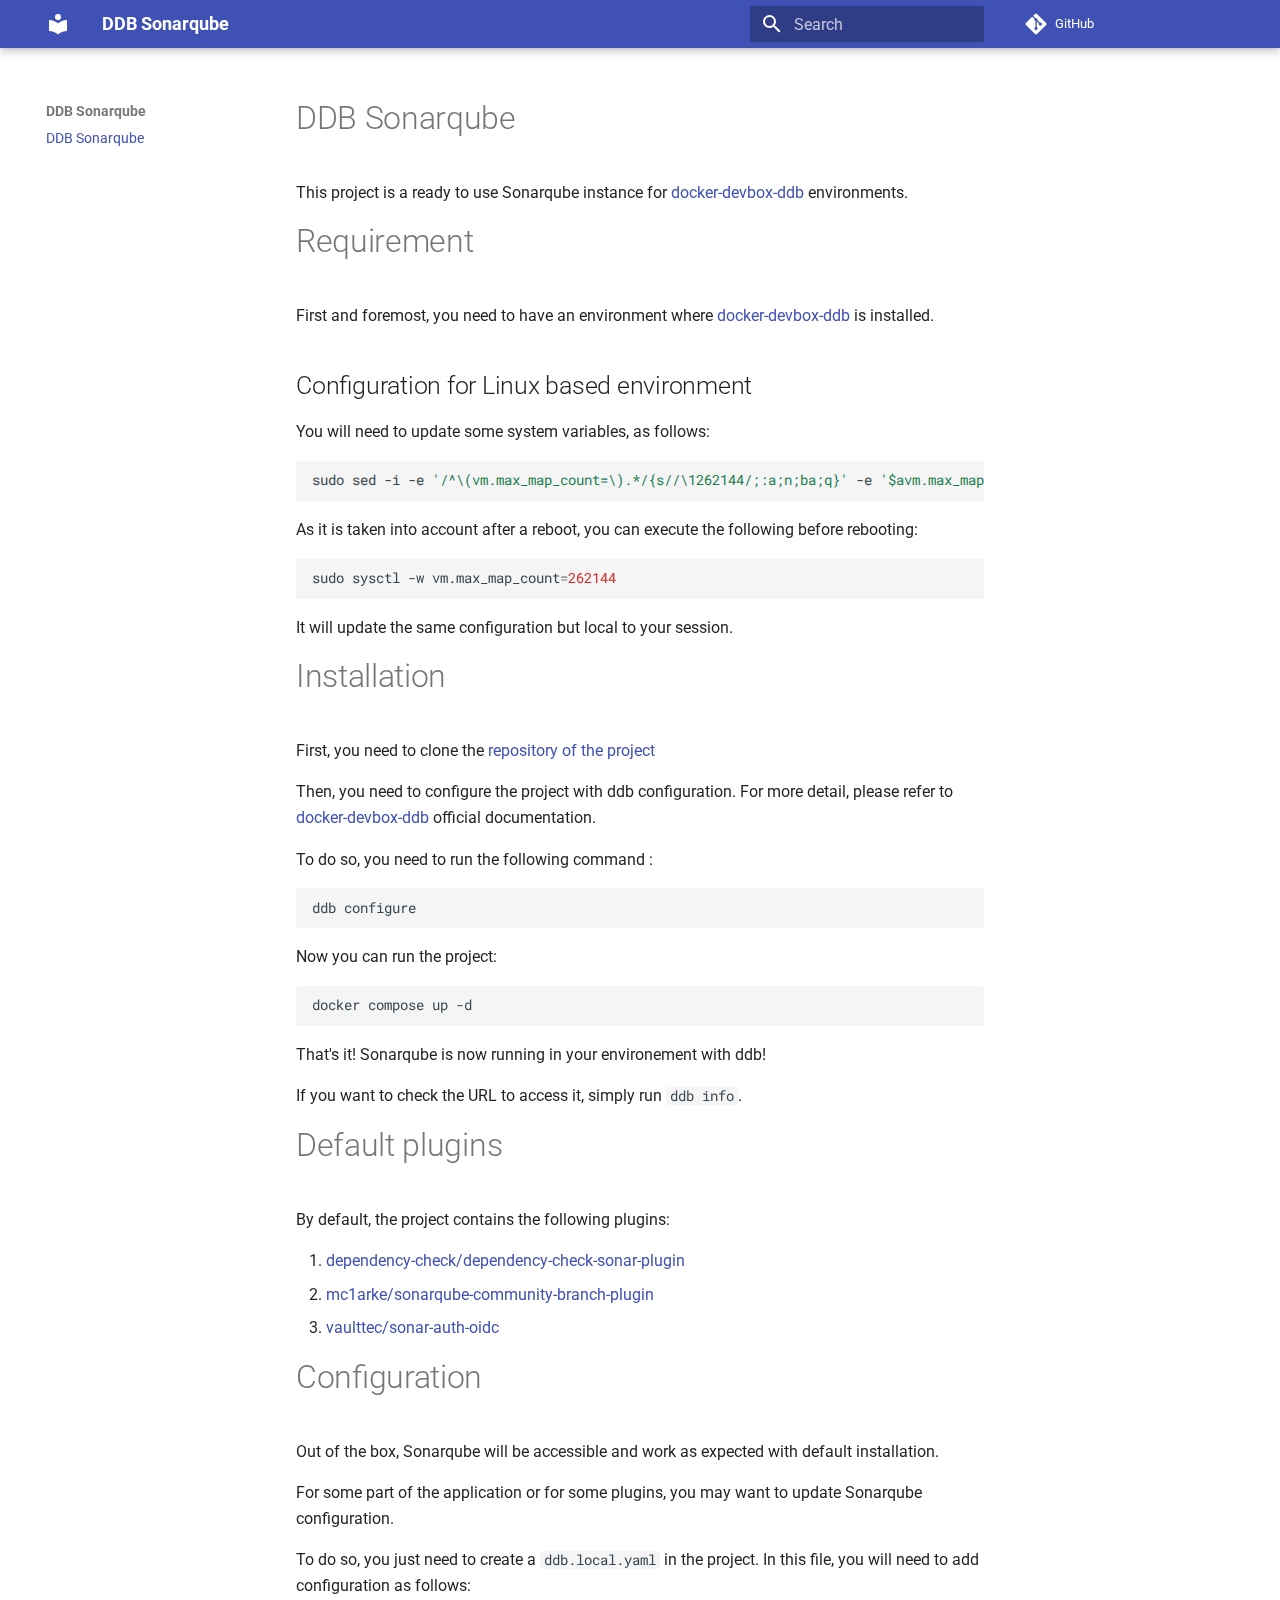
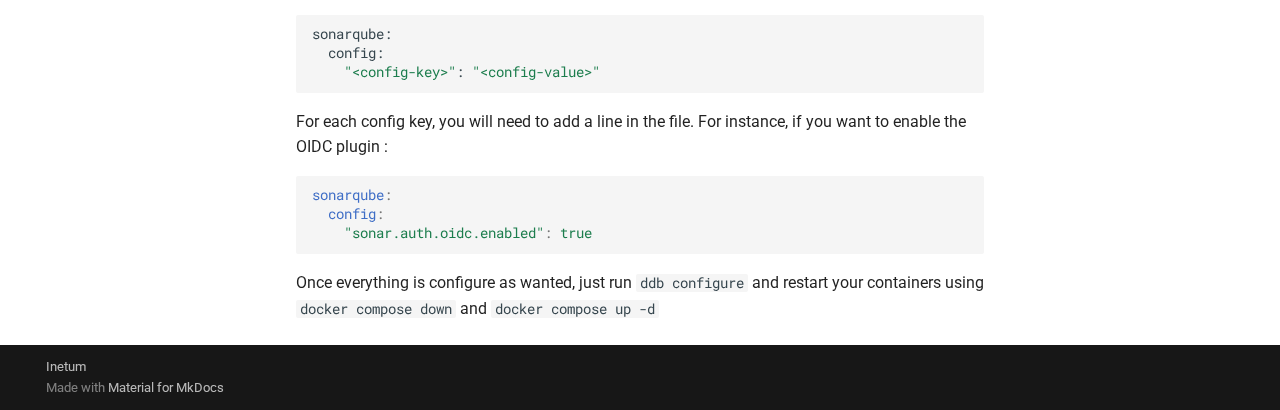
<file: index.html>
<!doctype html>
<html lang="en" class="no-js">
  <head>
    
      <meta charset="utf-8">
      <meta name="viewport" content="width=device-width,initial-scale=1">
      
        <meta name="description" content="DDB base installation and configuration for Sonarqube">
      
      
        <meta name="author" content="Rémi Alvergnat <remi.alvergnat@gfi.world>, Pierre Lejeune <pierre.lejeune@gfi.world>">
      
      
        <link rel="canonical" href="https://gfi-centre-ouest.github.io/ddb-sonarqube/">
      
      
      
      
      <link rel="icon" href="assets/images/favicon.png">
      <meta name="generator" content="mkdocs-1.6.1, mkdocs-material-9.5.49">
    
    
      
        <title>DDB Sonarqube</title>
      
    
    
      <link rel="stylesheet" href="assets/stylesheets/main.6f8fc17f.min.css">
      
      


    
    
      
    
    
      
        
        
        <link rel="preconnect" href="https://fonts.gstatic.com" crossorigin>
        <link rel="stylesheet" href="https://fonts.googleapis.com/css?family=Roboto:300,300i,400,400i,700,700i%7CRoboto+Mono:400,400i,700,700i&display=fallback">
        <style>:root{--md-text-font:"Roboto";--md-code-font:"Roboto Mono"}</style>
      
    
    
      <link rel="stylesheet" href="css/extra.css">
    
    <script>__md_scope=new URL(".",location),__md_hash=e=>[...e].reduce(((e,_)=>(e<<5)-e+_.charCodeAt(0)),0),__md_get=(e,_=localStorage,t=__md_scope)=>JSON.parse(_.getItem(t.pathname+"."+e)),__md_set=(e,_,t=localStorage,a=__md_scope)=>{try{t.setItem(a.pathname+"."+e,JSON.stringify(_))}catch(e){}}</script>
    
      

    
    
    
  </head>
  
  
    <body dir="ltr">
  
    
    <input class="md-toggle" data-md-toggle="drawer" type="checkbox" id="__drawer" autocomplete="off">
    <input class="md-toggle" data-md-toggle="search" type="checkbox" id="__search" autocomplete="off">
    <label class="md-overlay" for="__drawer"></label>
    <div data-md-component="skip">
      
        
        <a href="#ddb-sonarqube" class="md-skip">
          Skip to content
        </a>
      
    </div>
    <div data-md-component="announce">
      
    </div>
    
    
      

  

<header class="md-header md-header--shadow" data-md-component="header">
  <nav class="md-header__inner md-grid" aria-label="Header">
    <a href="." title="DDB Sonarqube" class="md-header__button md-logo" aria-label="DDB Sonarqube" data-md-component="logo">
      
  
  <svg xmlns="http://www.w3.org/2000/svg" viewBox="0 0 24 24"><path d="M12 8a3 3 0 0 0 3-3 3 3 0 0 0-3-3 3 3 0 0 0-3 3 3 3 0 0 0 3 3m0 3.54C9.64 9.35 6.5 8 3 8v11c3.5 0 6.64 1.35 9 3.54 2.36-2.19 5.5-3.54 9-3.54V8c-3.5 0-6.64 1.35-9 3.54"/></svg>

    </a>
    <label class="md-header__button md-icon" for="__drawer">
      
      <svg xmlns="http://www.w3.org/2000/svg" viewBox="0 0 24 24"><path d="M3 6h18v2H3zm0 5h18v2H3zm0 5h18v2H3z"/></svg>
    </label>
    <div class="md-header__title" data-md-component="header-title">
      <div class="md-header__ellipsis">
        <div class="md-header__topic">
          <span class="md-ellipsis">
            DDB Sonarqube
          </span>
        </div>
        <div class="md-header__topic" data-md-component="header-topic">
          <span class="md-ellipsis">
            
              DDB Sonarqube
            
          </span>
        </div>
      </div>
    </div>
    
    
      <script>var palette=__md_get("__palette");if(palette&&palette.color){if("(prefers-color-scheme)"===palette.color.media){var media=matchMedia("(prefers-color-scheme: light)"),input=document.querySelector(media.matches?"[data-md-color-media='(prefers-color-scheme: light)']":"[data-md-color-media='(prefers-color-scheme: dark)']");palette.color.media=input.getAttribute("data-md-color-media"),palette.color.scheme=input.getAttribute("data-md-color-scheme"),palette.color.primary=input.getAttribute("data-md-color-primary"),palette.color.accent=input.getAttribute("data-md-color-accent")}for(var[key,value]of Object.entries(palette.color))document.body.setAttribute("data-md-color-"+key,value)}</script>
    
    
    
      <label class="md-header__button md-icon" for="__search">
        
        <svg xmlns="http://www.w3.org/2000/svg" viewBox="0 0 24 24"><path d="M9.5 3A6.5 6.5 0 0 1 16 9.5c0 1.61-.59 3.09-1.56 4.23l.27.27h.79l5 5-1.5 1.5-5-5v-.79l-.27-.27A6.52 6.52 0 0 1 9.5 16 6.5 6.5 0 0 1 3 9.5 6.5 6.5 0 0 1 9.5 3m0 2C7 5 5 7 5 9.5S7 14 9.5 14 14 12 14 9.5 12 5 9.5 5"/></svg>
      </label>
      <div class="md-search" data-md-component="search" role="dialog">
  <label class="md-search__overlay" for="__search"></label>
  <div class="md-search__inner" role="search">
    <form class="md-search__form" name="search">
      <input type="text" class="md-search__input" name="query" aria-label="Search" placeholder="Search" autocapitalize="off" autocorrect="off" autocomplete="off" spellcheck="false" data-md-component="search-query" required>
      <label class="md-search__icon md-icon" for="__search">
        
        <svg xmlns="http://www.w3.org/2000/svg" viewBox="0 0 24 24"><path d="M9.5 3A6.5 6.5 0 0 1 16 9.5c0 1.61-.59 3.09-1.56 4.23l.27.27h.79l5 5-1.5 1.5-5-5v-.79l-.27-.27A6.52 6.52 0 0 1 9.5 16 6.5 6.5 0 0 1 3 9.5 6.5 6.5 0 0 1 9.5 3m0 2C7 5 5 7 5 9.5S7 14 9.5 14 14 12 14 9.5 12 5 9.5 5"/></svg>
        
        <svg xmlns="http://www.w3.org/2000/svg" viewBox="0 0 24 24"><path d="M20 11v2H8l5.5 5.5-1.42 1.42L4.16 12l7.92-7.92L13.5 5.5 8 11z"/></svg>
      </label>
      <nav class="md-search__options" aria-label="Search">
        
        <button type="reset" class="md-search__icon md-icon" title="Clear" aria-label="Clear" tabindex="-1">
          
          <svg xmlns="http://www.w3.org/2000/svg" viewBox="0 0 24 24"><path d="M19 6.41 17.59 5 12 10.59 6.41 5 5 6.41 10.59 12 5 17.59 6.41 19 12 13.41 17.59 19 19 17.59 13.41 12z"/></svg>
        </button>
      </nav>
      
    </form>
    <div class="md-search__output">
      <div class="md-search__scrollwrap" tabindex="0" data-md-scrollfix>
        <div class="md-search-result" data-md-component="search-result">
          <div class="md-search-result__meta">
            Initializing search
          </div>
          <ol class="md-search-result__list" role="presentation"></ol>
        </div>
      </div>
    </div>
  </div>
</div>
    
    
      <div class="md-header__source">
        <a href="https://github.com/gfi-centre-ouest/ddb-sonarqube" title="Go to repository" class="md-source" data-md-component="source">
  <div class="md-source__icon md-icon">
    
    <svg xmlns="http://www.w3.org/2000/svg" viewBox="0 0 448 512"><!--! Font Awesome Free 6.7.1 by @fontawesome - https://fontawesome.com License - https://fontawesome.com/license/free (Icons: CC BY 4.0, Fonts: SIL OFL 1.1, Code: MIT License) Copyright 2024 Fonticons, Inc.--><path d="M439.55 236.05 244 40.45a28.87 28.87 0 0 0-40.81 0l-40.66 40.63 51.52 51.52c27.06-9.14 52.68 16.77 43.39 43.68l49.66 49.66c34.23-11.8 61.18 31 35.47 56.69-26.49 26.49-70.21-2.87-56-37.34L240.22 199v121.85c25.3 12.54 22.26 41.85 9.08 55a34.34 34.34 0 0 1-48.55 0c-17.57-17.6-11.07-46.91 11.25-56v-123c-20.8-8.51-24.6-30.74-18.64-45L142.57 101 8.45 235.14a28.86 28.86 0 0 0 0 40.81l195.61 195.6a28.86 28.86 0 0 0 40.8 0l194.69-194.69a28.86 28.86 0 0 0 0-40.81"/></svg>
  </div>
  <div class="md-source__repository">
    GitHub
  </div>
</a>
      </div>
    
  </nav>
  
</header>
    
    <div class="md-container" data-md-component="container">
      
      
        
          
        
      
      <main class="md-main" data-md-component="main">
        <div class="md-main__inner md-grid">
          
            
              
              <div class="md-sidebar md-sidebar--primary" data-md-component="sidebar" data-md-type="navigation" >
                <div class="md-sidebar__scrollwrap">
                  <div class="md-sidebar__inner">
                    



<nav class="md-nav md-nav--primary" aria-label="Navigation" data-md-level="0">
  <label class="md-nav__title" for="__drawer">
    <a href="." title="DDB Sonarqube" class="md-nav__button md-logo" aria-label="DDB Sonarqube" data-md-component="logo">
      
  
  <svg xmlns="http://www.w3.org/2000/svg" viewBox="0 0 24 24"><path d="M12 8a3 3 0 0 0 3-3 3 3 0 0 0-3-3 3 3 0 0 0-3 3 3 3 0 0 0 3 3m0 3.54C9.64 9.35 6.5 8 3 8v11c3.5 0 6.64 1.35 9 3.54 2.36-2.19 5.5-3.54 9-3.54V8c-3.5 0-6.64 1.35-9 3.54"/></svg>

    </a>
    DDB Sonarqube
  </label>
  
    <div class="md-nav__source">
      <a href="https://github.com/gfi-centre-ouest/ddb-sonarqube" title="Go to repository" class="md-source" data-md-component="source">
  <div class="md-source__icon md-icon">
    
    <svg xmlns="http://www.w3.org/2000/svg" viewBox="0 0 448 512"><!--! Font Awesome Free 6.7.1 by @fontawesome - https://fontawesome.com License - https://fontawesome.com/license/free (Icons: CC BY 4.0, Fonts: SIL OFL 1.1, Code: MIT License) Copyright 2024 Fonticons, Inc.--><path d="M439.55 236.05 244 40.45a28.87 28.87 0 0 0-40.81 0l-40.66 40.63 51.52 51.52c27.06-9.14 52.68 16.77 43.39 43.68l49.66 49.66c34.23-11.8 61.18 31 35.47 56.69-26.49 26.49-70.21-2.87-56-37.34L240.22 199v121.85c25.3 12.54 22.26 41.85 9.08 55a34.34 34.34 0 0 1-48.55 0c-17.57-17.6-11.07-46.91 11.25-56v-123c-20.8-8.51-24.6-30.74-18.64-45L142.57 101 8.45 235.14a28.86 28.86 0 0 0 0 40.81l195.61 195.6a28.86 28.86 0 0 0 40.8 0l194.69-194.69a28.86 28.86 0 0 0 0-40.81"/></svg>
  </div>
  <div class="md-source__repository">
    GitHub
  </div>
</a>
    </div>
  
  <ul class="md-nav__list" data-md-scrollfix>
    
      
      
  
  
    
  
  
  
    <li class="md-nav__item md-nav__item--active">
      
      <input class="md-nav__toggle md-toggle" type="checkbox" id="__toc">
      
      
        
      
      
      <a href="." class="md-nav__link md-nav__link--active">
        
  
  <span class="md-ellipsis">
    DDB Sonarqube
  </span>
  

      </a>
      
    </li>
  

    
  </ul>
</nav>
                  </div>
                </div>
              </div>
            
            
              
              <div class="md-sidebar md-sidebar--secondary" data-md-component="sidebar" data-md-type="toc" >
                <div class="md-sidebar__scrollwrap">
                  <div class="md-sidebar__inner">
                    

<nav class="md-nav md-nav--secondary" aria-label="Table of contents">
  
  
  
    
  
  
</nav>
                  </div>
                </div>
              </div>
            
          
          
            <div class="md-content" data-md-component="content">
              <article class="md-content__inner md-typeset">
                
                  

  
  


<h1 id="ddb-sonarqube">DDB Sonarqube<a class="headerlink" href="#ddb-sonarqube" title="Permanent link">&para;</a></h1>
<p>This project is a ready to use Sonarqube instance for <a href="https://inetum-orleans.github.io/docker-devbox-ddb/">docker-devbox-ddb</a> environments.</p>
<h1 id="requirement">Requirement<a class="headerlink" href="#requirement" title="Permanent link">&para;</a></h1>
<p>First and foremost, you need to have an environment where <a href="https://inetum-orleans.github.io/docker-devbox-ddb/">docker-devbox-ddb</a> is installed.</p>
<h2 id="configuration-for-linux-based-environment">Configuration for Linux based environment<a class="headerlink" href="#configuration-for-linux-based-environment" title="Permanent link">&para;</a></h2>
<p>You will need to update some system variables, as follows: 
<div class="highlight"><pre><span></span><code>sudo<span class="w"> </span>sed<span class="w"> </span>-i<span class="w"> </span>-e<span class="w"> </span><span class="s1">&#39;/^\(vm.max_map_count=\).*/{s//\1262144/;:a;n;ba;q}&#39;</span><span class="w"> </span>-e<span class="w"> </span><span class="s1">&#39;$avm.max_map_count=262144&#39;</span><span class="w"> </span>/etc/sysctl.conf
</code></pre></div></p>
<p>As it is taken into account after a reboot, you can execute the following before rebooting:
<div class="highlight"><pre><span></span><code>sudo<span class="w"> </span>sysctl<span class="w"> </span>-w<span class="w"> </span>vm.max_map_count<span class="o">=</span><span class="m">262144</span>
</code></pre></div>
It will update the same configuration but local to your session.</p>
<h1 id="installation">Installation<a class="headerlink" href="#installation" title="Permanent link">&para;</a></h1>
<p>First, you need to clone the <a href="https://github.com/inetum-orleans/ddb-sonarqube/">repository of the project</a></p>
<p>Then, you need to configure the project with ddb configuration. For more detail, please refer to <a href="https://inetum-orleans.github.io/docker-devbox-ddb/">docker-devbox-ddb</a> 
official documentation.</p>
<p>To do so, you need to run the following command : 
<div class="highlight"><pre><span></span><code>ddb<span class="w"> </span>configure
</code></pre></div></p>
<p>Now you can run the project:
<div class="highlight"><pre><span></span><code>docker<span class="w"> </span>compose<span class="w"> </span>up<span class="w"> </span>-d
</code></pre></div></p>
<p>That's it! Sonarqube is now running in your environement with ddb!</p>
<p>If you want to check the URL to access it, simply run <code>ddb info</code>.</p>
<h1 id="default-plugins">Default plugins<a class="headerlink" href="#default-plugins" title="Permanent link">&para;</a></h1>
<p>By default, the project contains the following plugins:</p>
<ol>
<li><a href="https://github.com/dependency-check/dependency-check-sonar-plugin">dependency-check/dependency-check-sonar-plugin</a></li>
<li><a href="https://github.com/mc1arke/sonarqube-community-branch-plugin">mc1arke/sonarqube-community-branch-plugin</a></li>
<li><a href="https://github.com/vaulttec/sonar-auth-oidc">vaulttec/sonar-auth-oidc</a></li>
</ol>
<h1 id="configuration">Configuration<a class="headerlink" href="#configuration" title="Permanent link">&para;</a></h1>
<p>Out of the box, Sonarqube will be accessible and work as expected with default installation.</p>
<p>For some part of the application or for some plugins, you may want to update Sonarqube configuration.</p>
<p>To do so, you just need to create a <code>ddb.local.yaml</code> in the project. 
In this file, you will need to add configuration as follows: 
<div class="highlight"><pre><span></span><code>sonarqube:
<span class="w">  </span>config:
<span class="w">    </span><span class="s2">&quot;&lt;config-key&gt;&quot;</span>:<span class="w"> </span><span class="s2">&quot;&lt;config-value&gt;&quot;</span>
</code></pre></div></p>
<p>For each config key, you will need to add a line in the file. For instance, if you want to enable the OIDC plugin :
<div class="highlight"><pre><span></span><code><span class="nt">sonarqube</span><span class="p">:</span>
<span class="w">  </span><span class="nt">config</span><span class="p">:</span>
<span class="w">    </span><span class="s">&quot;sonar.auth.oidc.enabled&quot;</span><span class="p p-Indicator">:</span><span class="w"> </span><span class="l l-Scalar l-Scalar-Plain">true</span>
</code></pre></div></p>
<p>Once everything is configure as wanted, just run <code>ddb configure</code> and restart your containers using <code>docker compose down</code>
and <code>docker compose up -d</code> </p>












                
              </article>
            </div>
          
          
<script>var target=document.getElementById(location.hash.slice(1));target&&target.name&&(target.checked=target.name.startsWith("__tabbed_"))</script>
        </div>
        
      </main>
      
        <footer class="md-footer">
  
  <div class="md-footer-meta md-typeset">
    <div class="md-footer-meta__inner md-grid">
      <div class="md-copyright">
  
    <div class="md-copyright__highlight">
      Inetum
    </div>
  
  
    Made with
    <a href="https://squidfunk.github.io/mkdocs-material/" target="_blank" rel="noopener">
      Material for MkDocs
    </a>
  
</div>
      
    </div>
  </div>
</footer>
      
    </div>
    <div class="md-dialog" data-md-component="dialog">
      <div class="md-dialog__inner md-typeset"></div>
    </div>
    
    
    <script id="__config" type="application/json">{"base": ".", "features": [], "search": "assets/javascripts/workers/search.6ce7567c.min.js", "translations": {"clipboard.copied": "Copied to clipboard", "clipboard.copy": "Copy to clipboard", "search.result.more.one": "1 more on this page", "search.result.more.other": "# more on this page", "search.result.none": "No matching documents", "search.result.one": "1 matching document", "search.result.other": "# matching documents", "search.result.placeholder": "Type to start searching", "search.result.term.missing": "Missing", "select.version": "Select version"}}</script>
    
    
      <script src="assets/javascripts/bundle.88dd0f4e.min.js"></script>
      
    
  </body>
</html>
</file>
<file: css/extra.css>
.md-typeset .admonition .md-typeset__table table > thead {
    display: none;
}

.md-typeset .admonition .md-typeset__table table > tbody > tr > td:first-child {
    white-space: nowrap;
    max-width: 1%;
}

.md-typeset .admonition .md-typeset__table table {
    box-shadow: inherit;
}

.md-typeset .admonition .md-typeset__table table th {
    background-color: hsla(198, 100%, 95%, .40);
    color: inherit;
    font-weight: bold;
}

.md-typeset .admonition .md-typeset__table table > tbody > tr > td:nth-child(2) {
    white-space: nowrap;
    max-width: 1%;
    padding-left: 4px;
    padding-right: 4px;
}

.md-typeset .admonition .md-typeset__table {
    border-radius: 0;
    padding: 0;
    margin-top: 0;
    margin-bottom: 0;
}

.md-typeset .admonition .md-typeset__scrollwrap {
    margin-top: 0;
    margin-bottom: 0;
    padding-top: 0;
    padding-bottom: 0;
}

html .md-typeset .admonition > :last-child:not(p) {
    margin-bottom: 0;
}

.admonition pre {
    margin: 0;
}

.md-typeset .admonition {
    padding-left: 0;
    padding-right: 0;
}

.md-typeset .admonition-title {
    margin-left: 0;
}

.md-typeset .admonition p:not([class]) {
    margin-left: 0;
    padding-left: 8px;
}
</file>
<file: assets/stylesheets/main.6f8fc17f.min.css>
@charset "UTF-8";html{-webkit-text-size-adjust:none;-moz-text-size-adjust:none;text-size-adjust:none;box-sizing:border-box}*,:after,:before{box-sizing:inherit}@media (prefers-reduced-motion){*,:after,:before{transition:none!important}}body{margin:0}a,button,input,label{-webkit-tap-highlight-color:transparent}a{color:inherit;text-decoration:none}hr{border:0;box-sizing:initial;display:block;height:.05rem;overflow:visible;padding:0}small{font-size:80%}sub,sup{line-height:1em}img{border-style:none}table{border-collapse:initial;border-spacing:0}td,th{font-weight:400;vertical-align:top}button{background:#0000;border:0;font-family:inherit;font-size:inherit;margin:0;padding:0}input{border:0;outline:none}:root{--md-primary-fg-color:#4051b5;--md-primary-fg-color--light:#5d6cc0;--md-primary-fg-color--dark:#303fa1;--md-primary-bg-color:#fff;--md-primary-bg-color--light:#ffffffb3;--md-accent-fg-color:#526cfe;--md-accent-fg-color--transparent:#526cfe1a;--md-accent-bg-color:#fff;--md-accent-bg-color--light:#ffffffb3}[data-md-color-scheme=default]{color-scheme:light}[data-md-color-scheme=default] img[src$="#gh-dark-mode-only"],[data-md-color-scheme=default] img[src$="#only-dark"]{display:none}:root,[data-md-color-scheme=default]{--md-hue:225deg;--md-default-fg-color:#000000de;--md-default-fg-color--light:#0000008a;--md-default-fg-color--lighter:#00000052;--md-default-fg-color--lightest:#00000012;--md-default-bg-color:#fff;--md-default-bg-color--light:#ffffffb3;--md-default-bg-color--lighter:#ffffff4d;--md-default-bg-color--lightest:#ffffff1f;--md-code-fg-color:#36464e;--md-code-bg-color:#f5f5f5;--md-code-hl-color:#4287ff;--md-code-hl-color--light:#4287ff1a;--md-code-hl-number-color:#d52a2a;--md-code-hl-special-color:#db1457;--md-code-hl-function-color:#a846b9;--md-code-hl-constant-color:#6e59d9;--md-code-hl-keyword-color:#3f6ec6;--md-code-hl-string-color:#1c7d4d;--md-code-hl-name-color:var(--md-code-fg-color);--md-code-hl-operator-color:var(--md-default-fg-color--light);--md-code-hl-punctuation-color:var(--md-default-fg-color--light);--md-code-hl-comment-color:var(--md-default-fg-color--light);--md-code-hl-generic-color:var(--md-default-fg-color--light);--md-code-hl-variable-color:var(--md-default-fg-color--light);--md-typeset-color:var(--md-default-fg-color);--md-typeset-a-color:var(--md-primary-fg-color);--md-typeset-del-color:#f5503d26;--md-typeset-ins-color:#0bd57026;--md-typeset-kbd-color:#fafafa;--md-typeset-kbd-accent-color:#fff;--md-typeset-kbd-border-color:#b8b8b8;--md-typeset-mark-color:#ffff0080;--md-typeset-table-color:#0000001f;--md-typeset-table-color--light:rgba(0,0,0,.035);--md-admonition-fg-color:var(--md-default-fg-color);--md-admonition-bg-color:var(--md-default-bg-color);--md-warning-fg-color:#000000de;--md-warning-bg-color:#ff9;--md-footer-fg-color:#fff;--md-footer-fg-color--light:#ffffffb3;--md-footer-fg-color--lighter:#ffffff73;--md-footer-bg-color:#000000de;--md-footer-bg-color--dark:#00000052;--md-shadow-z1:0 0.2rem 0.5rem #0000000d,0 0 0.05rem #0000001a;--md-shadow-z2:0 0.2rem 0.5rem #0000001a,0 0 0.05rem #00000040;--md-shadow-z3:0 0.2rem 0.5rem #0003,0 0 0.05rem #00000059}.md-icon svg{fill:currentcolor;display:block;height:1.2rem;width:1.2rem}body{-webkit-font-smoothing:antialiased;-moz-osx-font-smoothing:grayscale;--md-text-font-family:var(--md-text-font,_),-apple-system,BlinkMacSystemFont,Helvetica,Arial,sans-serif;--md-code-font-family:var(--md-code-font,_),SFMono-Regular,Consolas,Menlo,monospace}aside,body,input{font-feature-settings:"kern","liga";color:var(--md-typeset-color);font-family:var(--md-text-font-family)}code,kbd,pre{font-feature-settings:"kern";font-family:var(--md-code-font-family)}:root{--md-typeset-table-sort-icon:url('data:image/svg+xml;charset=utf-8,<svg xmlns="http://www.w3.org/2000/svg" viewBox="0 0 24 24"><path d="m18 21-4-4h3V7h-3l4-4 4 4h-3v10h3M2 19v-2h10v2M2 13v-2h7v2M2 7V5h4v2z"/></svg>');--md-typeset-table-sort-icon--asc:url('data:image/svg+xml;charset=utf-8,<svg xmlns="http://www.w3.org/2000/svg" viewBox="0 0 24 24"><path d="M19 17h3l-4 4-4-4h3V3h2M2 17h10v2H2M6 5v2H2V5m0 6h7v2H2z"/></svg>');--md-typeset-table-sort-icon--desc:url('data:image/svg+xml;charset=utf-8,<svg xmlns="http://www.w3.org/2000/svg" viewBox="0 0 24 24"><path d="M19 7h3l-4-4-4 4h3v14h2M2 17h10v2H2M6 5v2H2V5m0 6h7v2H2z"/></svg>')}.md-typeset{-webkit-print-color-adjust:exact;color-adjust:exact;font-size:.8rem;line-height:1.6}@media print{.md-typeset{font-size:.68rem}}.md-typeset blockquote,.md-typeset dl,.md-typeset figure,.md-typeset ol,.md-typeset pre,.md-typeset ul{margin-bottom:1em;margin-top:1em}.md-typeset h1{color:var(--md-default-fg-color--light);font-size:2em;line-height:1.3;margin:0 0 1.25em}.md-typeset h1,.md-typeset h2{font-weight:300;letter-spacing:-.01em}.md-typeset h2{font-size:1.5625em;line-height:1.4;margin:1.6em 0 .64em}.md-typeset h3{font-size:1.25em;font-weight:400;letter-spacing:-.01em;line-height:1.5;margin:1.6em 0 .8em}.md-typeset h2+h3{margin-top:.8em}.md-typeset h4{font-weight:700;letter-spacing:-.01em;margin:1em 0}.md-typeset h5,.md-typeset h6{color:var(--md-default-fg-color--light);font-size:.8em;font-weight:700;letter-spacing:-.01em;margin:1.25em 0}.md-typeset h5{text-transform:uppercase}.md-typeset h5 code{text-transform:none}.md-typeset hr{border-bottom:.05rem solid var(--md-default-fg-color--lightest);display:flow-root;margin:1.5em 0}.md-typeset a{color:var(--md-typeset-a-color);word-break:break-word}.md-typeset a,.md-typeset a:before{transition:color 125ms}.md-typeset a:focus,.md-typeset a:hover{color:var(--md-accent-fg-color)}.md-typeset a:focus code,.md-typeset a:hover code{background-color:var(--md-accent-fg-color--transparent)}.md-typeset a code{color:currentcolor;transition:background-color 125ms}.md-typeset a.focus-visible{outline-color:var(--md-accent-fg-color);outline-offset:.2rem}.md-typeset code,.md-typeset kbd,.md-typeset pre{color:var(--md-code-fg-color);direction:ltr;font-variant-ligatures:none}@media print{.md-typeset code,.md-typeset kbd,.md-typeset pre{white-space:pre-wrap}}.md-typeset code{background-color:var(--md-code-bg-color);border-radius:.1rem;-webkit-box-decoration-break:clone;box-decoration-break:clone;font-size:.85em;padding:0 .2941176471em;word-break:break-word}.md-typeset code:not(.focus-visible){-webkit-tap-highlight-color:transparent;outline:none}.md-typeset pre{display:flow-root;line-height:1.4;position:relative}.md-typeset pre>code{-webkit-box-decoration-break:slice;box-decoration-break:slice;box-shadow:none;display:block;margin:0;outline-color:var(--md-accent-fg-color);overflow:auto;padding:.7720588235em 1.1764705882em;scrollbar-color:var(--md-default-fg-color--lighter) #0000;scrollbar-width:thin;touch-action:auto;word-break:normal}.md-typeset pre>code:hover{scrollbar-color:var(--md-accent-fg-color) #0000}.md-typeset pre>code::-webkit-scrollbar{height:.2rem;width:.2rem}.md-typeset pre>code::-webkit-scrollbar-thumb{background-color:var(--md-default-fg-color--lighter)}.md-typeset pre>code::-webkit-scrollbar-thumb:hover{background-color:var(--md-accent-fg-color)}.md-typeset kbd{background-color:var(--md-typeset-kbd-color);border-radius:.1rem;box-shadow:0 .1rem 0 .05rem var(--md-typeset-kbd-border-color),0 .1rem 0 var(--md-typeset-kbd-border-color),0 -.1rem .2rem var(--md-typeset-kbd-accent-color) inset;color:var(--md-default-fg-color);display:inline-block;font-size:.75em;padding:0 .6666666667em;vertical-align:text-top;word-break:break-word}.md-typeset mark{background-color:var(--md-typeset-mark-color);-webkit-box-decoration-break:clone;box-decoration-break:clone;color:inherit;word-break:break-word}.md-typeset abbr{border-bottom:.05rem dotted var(--md-default-fg-color--light);cursor:help;text-decoration:none}.md-typeset small{opacity:.75}[dir=ltr] .md-typeset sub,[dir=ltr] .md-typeset sup{margin-left:.078125em}[dir=rtl] .md-typeset sub,[dir=rtl] .md-typeset sup{margin-right:.078125em}[dir=ltr] .md-typeset blockquote{padding-left:.6rem}[dir=rtl] .md-typeset blockquote{padding-right:.6rem}[dir=ltr] .md-typeset blockquote{border-left:.2rem solid var(--md-default-fg-color--lighter)}[dir=rtl] .md-typeset blockquote{border-right:.2rem solid var(--md-default-fg-color--lighter)}.md-typeset blockquote{color:var(--md-default-fg-color--light);margin-left:0;margin-right:0}.md-typeset ul{list-style-type:disc}.md-typeset ul[type]{list-style-type:revert-layer}[dir=ltr] .md-typeset ol,[dir=ltr] .md-typeset ul{margin-left:.625em}[dir=rtl] .md-typeset ol,[dir=rtl] .md-typeset ul{margin-right:.625em}.md-typeset ol,.md-typeset ul{padding:0}.md-typeset ol:not([hidden]),.md-typeset ul:not([hidden]){display:flow-root}.md-typeset ol ol,.md-typeset ul ol{list-style-type:lower-alpha}.md-typeset ol ol ol,.md-typeset ul ol ol{list-style-type:lower-roman}.md-typeset ol ol ol ol,.md-typeset ul ol ol ol{list-style-type:upper-alpha}.md-typeset ol ol ol ol ol,.md-typeset ul ol ol ol ol{list-style-type:upper-roman}.md-typeset ol[type],.md-typeset ul[type]{list-style-type:revert-layer}[dir=ltr] .md-typeset ol li,[dir=ltr] .md-typeset ul li{margin-left:1.25em}[dir=rtl] .md-typeset ol li,[dir=rtl] .md-typeset ul li{margin-right:1.25em}.md-typeset ol li,.md-typeset ul li{margin-bottom:.5em}.md-typeset ol li blockquote,.md-typeset ol li p,.md-typeset ul li blockquote,.md-typeset ul li p{margin:.5em 0}.md-typeset ol li:last-child,.md-typeset ul li:last-child{margin-bottom:0}[dir=ltr] .md-typeset ol li ol,[dir=ltr] .md-typeset ol li ul,[dir=ltr] .md-typeset ul li ol,[dir=ltr] .md-typeset ul li ul{margin-left:.625em}[dir=rtl] .md-typeset ol li ol,[dir=rtl] .md-typeset ol li ul,[dir=rtl] .md-typeset ul li ol,[dir=rtl] .md-typeset ul li ul{margin-right:.625em}.md-typeset ol li ol,.md-typeset ol li ul,.md-typeset ul li ol,.md-typeset ul li ul{margin-bottom:.5em;margin-top:.5em}[dir=ltr] .md-typeset dd{margin-left:1.875em}[dir=rtl] .md-typeset dd{margin-right:1.875em}.md-typeset dd{margin-bottom:1.5em;margin-top:1em}.md-typeset img,.md-typeset svg,.md-typeset video{height:auto;max-width:100%}.md-typeset img[align=left]{margin:1em 1em 1em 0}.md-typeset img[align=right]{margin:1em 0 1em 1em}.md-typeset img[align]:only-child{margin-top:0}.md-typeset figure{display:flow-root;margin:1em auto;max-width:100%;text-align:center;width:-moz-fit-content;width:fit-content}.md-typeset figure img{display:block;margin:0 auto}.md-typeset figcaption{font-style:italic;margin:1em auto;max-width:24rem}.md-typeset iframe{max-width:100%}.md-typeset table:not([class]){background-color:var(--md-default-bg-color);border:.05rem solid var(--md-typeset-table-color);border-radius:.1rem;display:inline-block;font-size:.64rem;max-width:100%;overflow:auto;touch-action:auto}@media print{.md-typeset table:not([class]){display:table}}.md-typeset table:not([class])+*{margin-top:1.5em}.md-typeset table:not([class]) td>:first-child,.md-typeset table:not([class]) th>:first-child{margin-top:0}.md-typeset table:not([class]) td>:last-child,.md-typeset table:not([class]) th>:last-child{margin-bottom:0}.md-typeset table:not([class]) td:not([align]),.md-typeset table:not([class]) th:not([align]){text-align:left}[dir=rtl] .md-typeset table:not([class]) td:not([align]),[dir=rtl] .md-typeset table:not([class]) th:not([align]){text-align:right}.md-typeset table:not([class]) th{font-weight:700;min-width:5rem;padding:.9375em 1.25em;vertical-align:top}.md-typeset table:not([class]) td{border-top:.05rem solid var(--md-typeset-table-color);padding:.9375em 1.25em;vertical-align:top}.md-typeset table:not([class]) tbody tr{transition:background-color 125ms}.md-typeset table:not([class]) tbody tr:hover{background-color:var(--md-typeset-table-color--light);box-shadow:0 .05rem 0 var(--md-default-bg-color) inset}.md-typeset table:not([class]) a{word-break:normal}.md-typeset table th[role=columnheader]{cursor:pointer}[dir=ltr] .md-typeset table th[role=columnheader]:after{margin-left:.5em}[dir=rtl] .md-typeset table th[role=columnheader]:after{margin-right:.5em}.md-typeset table th[role=columnheader]:after{content:"";display:inline-block;height:1.2em;-webkit-mask-image:var(--md-typeset-table-sort-icon);mask-image:var(--md-typeset-table-sort-icon);-webkit-mask-repeat:no-repeat;mask-repeat:no-repeat;-webkit-mask-size:contain;mask-size:contain;transition:background-color 125ms;vertical-align:text-bottom;width:1.2em}.md-typeset table th[role=columnheader]:hover:after{background-color:var(--md-default-fg-color--lighter)}.md-typeset table th[role=columnheader][aria-sort=ascending]:after{background-color:var(--md-default-fg-color--light);-webkit-mask-image:var(--md-typeset-table-sort-icon--asc);mask-image:var(--md-typeset-table-sort-icon--asc)}.md-typeset table th[role=columnheader][aria-sort=descending]:after{background-color:var(--md-default-fg-color--light);-webkit-mask-image:var(--md-typeset-table-sort-icon--desc);mask-image:var(--md-typeset-table-sort-icon--desc)}.md-typeset__scrollwrap{margin:1em -.8rem;overflow-x:auto;touch-action:auto}.md-typeset__table{display:inline-block;margin-bottom:.5em;padding:0 .8rem}@media print{.md-typeset__table{display:block}}html .md-typeset__table table{display:table;margin:0;overflow:hidden;width:100%}@media screen and (max-width:44.984375em){.md-content__inner>pre{margin:1em -.8rem}.md-content__inner>pre code{border-radius:0}}.md-typeset .md-author{border-radius:100%;display:block;flex-shrink:0;height:1.6rem;overflow:hidden;position:relative;transition:color 125ms,transform 125ms;width:1.6rem}.md-typeset .md-author img{display:block}.md-typeset .md-author--more{background:var(--md-default-fg-color--lightest);color:var(--md-default-fg-color--lighter);font-size:.6rem;font-weight:700;line-height:1.6rem;text-align:center}.md-typeset .md-author--long{height:2.4rem;width:2.4rem}.md-typeset a.md-author{transform:scale(1)}.md-typeset a.md-author img{border-radius:100%;filter:grayscale(100%) opacity(75%);transition:filter 125ms}.md-typeset a.md-author:focus,.md-typeset a.md-author:hover{transform:scale(1.1);z-index:1}.md-typeset a.md-author:focus img,.md-typeset a.md-author:hover img{filter:grayscale(0)}.md-banner{background-color:var(--md-footer-bg-color);color:var(--md-footer-fg-color);overflow:auto}@media print{.md-banner{display:none}}.md-banner--warning{background-color:var(--md-warning-bg-color);color:var(--md-warning-fg-color)}.md-banner__inner{font-size:.7rem;margin:.6rem auto;padding:0 .8rem}[dir=ltr] .md-banner__button{float:right}[dir=rtl] .md-banner__button{float:left}.md-banner__button{color:inherit;cursor:pointer;transition:opacity .25s}.no-js .md-banner__button{display:none}.md-banner__button:hover{opacity:.7}html{font-size:125%;height:100%;overflow-x:hidden}@media screen and (min-width:100em){html{font-size:137.5%}}@media screen and (min-width:125em){html{font-size:150%}}body{background-color:var(--md-default-bg-color);display:flex;flex-direction:column;font-size:.5rem;min-height:100%;position:relative;width:100%}@media print{body{display:block}}@media screen and (max-width:59.984375em){body[data-md-scrolllock]{position:fixed}}.md-grid{margin-left:auto;margin-right:auto;max-width:61rem}.md-container{display:flex;flex-direction:column;flex-grow:1}@media print{.md-container{display:block}}.md-main{flex-grow:1}.md-main__inner{display:flex;height:100%;margin-top:1.5rem}.md-ellipsis{overflow:hidden;text-overflow:ellipsis}.md-toggle{display:none}.md-option{height:0;opacity:0;position:absolute;width:0}.md-option:checked+label:not([hidden]){display:block}.md-option.focus-visible+label{outline-color:var(--md-accent-fg-color);outline-style:auto}.md-skip{background-color:var(--md-default-fg-color);border-radius:.1rem;color:var(--md-default-bg-color);font-size:.64rem;margin:.5rem;opacity:0;outline-color:var(--md-accent-fg-color);padding:.3rem .5rem;position:fixed;transform:translateY(.4rem);z-index:-1}.md-skip:focus{opacity:1;transform:translateY(0);transition:transform .25s cubic-bezier(.4,0,.2,1),opacity 175ms 75ms;z-index:10}@page{margin:25mm}:root{--md-clipboard-icon:url('data:image/svg+xml;charset=utf-8,<svg xmlns="http://www.w3.org/2000/svg" viewBox="0 0 24 24"><path d="M19 21H8V7h11m0-2H8a2 2 0 0 0-2 2v14a2 2 0 0 0 2 2h11a2 2 0 0 0 2-2V7a2 2 0 0 0-2-2m-3-4H4a2 2 0 0 0-2 2v14h2V3h12z"/></svg>')}.md-clipboard{border-radius:.1rem;color:var(--md-default-fg-color--lightest);cursor:pointer;height:1.5em;outline-color:var(--md-accent-fg-color);outline-offset:.1rem;position:absolute;right:.5em;top:.5em;transition:color .25s;width:1.5em;z-index:1}@media print{.md-clipboard{display:none}}.md-clipboard:not(.focus-visible){-webkit-tap-highlight-color:transparent;outline:none}:hover>.md-clipboard{color:var(--md-default-fg-color--light)}.md-clipboard:focus,.md-clipboard:hover{color:var(--md-accent-fg-color)}.md-clipboard:after{background-color:currentcolor;content:"";display:block;height:1.125em;margin:0 auto;-webkit-mask-image:var(--md-clipboard-icon);mask-image:var(--md-clipboard-icon);-webkit-mask-position:center;mask-position:center;-webkit-mask-repeat:no-repeat;mask-repeat:no-repeat;-webkit-mask-size:contain;mask-size:contain;width:1.125em}.md-clipboard--inline{cursor:pointer}.md-clipboard--inline code{transition:color .25s,background-color .25s}.md-clipboard--inline:focus code,.md-clipboard--inline:hover code{background-color:var(--md-accent-fg-color--transparent);color:var(--md-accent-fg-color)}.md-typeset .md-code__content{display:grid}@keyframes consent{0%{opacity:0;transform:translateY(100%)}to{opacity:1;transform:translateY(0)}}@keyframes overlay{0%{opacity:0}to{opacity:1}}.md-consent__overlay{animation:overlay .25s both;-webkit-backdrop-filter:blur(.1rem);backdrop-filter:blur(.1rem);background-color:#0000008a;height:100%;opacity:1;position:fixed;top:0;width:100%;z-index:5}.md-consent__inner{animation:consent .5s cubic-bezier(.1,.7,.1,1) both;background-color:var(--md-default-bg-color);border:0;border-radius:.1rem;bottom:0;box-shadow:0 0 .2rem #0000001a,0 .2rem .4rem #0003;max-height:100%;overflow:auto;padding:0;position:fixed;width:100%;z-index:5}.md-consent__form{padding:.8rem}.md-consent__settings{display:none;margin:1em 0}input:checked+.md-consent__settings{display:block}.md-consent__controls{margin-bottom:.8rem}.md-typeset .md-consent__controls .md-button{display:inline}@media screen and (max-width:44.984375em){.md-typeset .md-consent__controls .md-button{display:block;margin-top:.4rem;text-align:center;width:100%}}.md-consent label{cursor:pointer}.md-content{flex-grow:1;min-width:0}.md-content__inner{margin:0 .8rem 1.2rem;padding-top:.6rem}@media screen and (min-width:76.25em){[dir=ltr] .md-sidebar--primary:not([hidden])~.md-content>.md-content__inner{margin-left:1.2rem}[dir=ltr] .md-sidebar--secondary:not([hidden])~.md-content>.md-content__inner,[dir=rtl] .md-sidebar--primary:not([hidden])~.md-content>.md-content__inner{margin-right:1.2rem}[dir=rtl] .md-sidebar--secondary:not([hidden])~.md-content>.md-content__inner{margin-left:1.2rem}}.md-content__inner:before{content:"";display:block;height:.4rem}.md-content__inner>:last-child{margin-bottom:0}[dir=ltr] .md-content__button{float:right}[dir=rtl] .md-content__button{float:left}[dir=ltr] .md-content__button{margin-left:.4rem}[dir=rtl] .md-content__button{margin-right:.4rem}.md-content__button{margin:.4rem 0;padding:0}@media print{.md-content__button{display:none}}.md-typeset .md-content__button{color:var(--md-default-fg-color--lighter)}.md-content__button svg{display:inline;vertical-align:top}[dir=rtl] .md-content__button svg{transform:scaleX(-1)}[dir=ltr] .md-dialog{right:.8rem}[dir=rtl] .md-dialog{left:.8rem}.md-dialog{background-color:var(--md-default-fg-color);border-radius:.1rem;bottom:.8rem;box-shadow:var(--md-shadow-z3);min-width:11.1rem;opacity:0;padding:.4rem .6rem;pointer-events:none;position:fixed;transform:translateY(100%);transition:transform 0ms .4s,opacity .4s;z-index:4}@media print{.md-dialog{display:none}}.md-dialog--active{opacity:1;pointer-events:auto;transform:translateY(0);transition:transform .4s cubic-bezier(.075,.85,.175,1),opacity .4s}.md-dialog__inner{color:var(--md-default-bg-color);font-size:.7rem}.md-feedback{margin:2em 0 1em;text-align:center}.md-feedback fieldset{border:none;margin:0;padding:0}.md-feedback__title{font-weight:700;margin:1em auto}.md-feedback__inner{position:relative}.md-feedback__list{display:flex;flex-wrap:wrap;place-content:baseline center;position:relative}.md-feedback__list:hover .md-icon:not(:disabled){color:var(--md-default-fg-color--lighter)}:disabled .md-feedback__list{min-height:1.8rem}.md-feedback__icon{color:var(--md-default-fg-color--light);cursor:pointer;flex-shrink:0;margin:0 .1rem;transition:color 125ms}.md-feedback__icon:not(:disabled).md-icon:hover{color:var(--md-accent-fg-color)}.md-feedback__icon:disabled{color:var(--md-default-fg-color--lightest);pointer-events:none}.md-feedback__note{opacity:0;position:relative;transform:translateY(.4rem);transition:transform .4s cubic-bezier(.1,.7,.1,1),opacity .15s}.md-feedback__note>*{margin:0 auto;max-width:16rem}:disabled .md-feedback__note{opacity:1;transform:translateY(0)}@media print{.md-feedback{display:none}}.md-footer{background-color:var(--md-footer-bg-color);color:var(--md-footer-fg-color)}@media print{.md-footer{display:none}}.md-footer__inner{justify-content:space-between;overflow:auto;padding:.2rem}.md-footer__inner:not([hidden]){display:flex}.md-footer__link{align-items:end;display:flex;flex-grow:0.01;margin-bottom:.4rem;margin-top:1rem;max-width:100%;outline-color:var(--md-accent-fg-color);overflow:hidden;transition:opacity .25s}.md-footer__link:focus,.md-footer__link:hover{opacity:.7}[dir=rtl] .md-footer__link svg{transform:scaleX(-1)}@media screen and (max-width:44.984375em){.md-footer__link--prev{flex-shrink:0}.md-footer__link--prev .md-footer__title{display:none}}[dir=ltr] .md-footer__link--next{margin-left:auto}[dir=rtl] .md-footer__link--next{margin-right:auto}.md-footer__link--next{text-align:right}[dir=rtl] .md-footer__link--next{text-align:left}.md-footer__title{flex-grow:1;font-size:.9rem;margin-bottom:.7rem;max-width:calc(100% - 2.4rem);padding:0 1rem;white-space:nowrap}.md-footer__button{margin:.2rem;padding:.4rem}.md-footer__direction{font-size:.64rem;opacity:.7}.md-footer-meta{background-color:var(--md-footer-bg-color--dark)}.md-footer-meta__inner{display:flex;flex-wrap:wrap;justify-content:space-between;padding:.2rem}html .md-footer-meta.md-typeset a{color:var(--md-footer-fg-color--light)}html .md-footer-meta.md-typeset a:focus,html .md-footer-meta.md-typeset a:hover{color:var(--md-footer-fg-color)}.md-copyright{color:var(--md-footer-fg-color--lighter);font-size:.64rem;margin:auto .6rem;padding:.4rem 0;width:100%}@media screen and (min-width:45em){.md-copyright{width:auto}}.md-copyright__highlight{color:var(--md-footer-fg-color--light)}.md-social{display:inline-flex;gap:.2rem;margin:0 .4rem;padding:.2rem 0 .6rem}@media screen and (min-width:45em){.md-social{padding:.6rem 0}}.md-social__link{display:inline-block;height:1.6rem;text-align:center;width:1.6rem}.md-social__link:before{line-height:1.9}.md-social__link svg{fill:currentcolor;max-height:.8rem;vertical-align:-25%}.md-typeset .md-button{border:.1rem solid;border-radius:.1rem;color:var(--md-primary-fg-color);cursor:pointer;display:inline-block;font-weight:700;padding:.625em 2em;transition:color 125ms,background-color 125ms,border-color 125ms}.md-typeset .md-button--primary{background-color:var(--md-primary-fg-color);border-color:var(--md-primary-fg-color);color:var(--md-primary-bg-color)}.md-typeset .md-button:focus,.md-typeset .md-button:hover{background-color:var(--md-accent-fg-color);border-color:var(--md-accent-fg-color);color:var(--md-accent-bg-color)}[dir=ltr] .md-typeset .md-input{border-top-left-radius:.1rem}[dir=ltr] .md-typeset .md-input,[dir=rtl] .md-typeset .md-input{border-top-right-radius:.1rem}[dir=rtl] .md-typeset .md-input{border-top-left-radius:.1rem}.md-typeset .md-input{border-bottom:.1rem solid var(--md-default-fg-color--lighter);box-shadow:var(--md-shadow-z1);font-size:.8rem;height:1.8rem;padding:0 .6rem;transition:border .25s,box-shadow .25s}.md-typeset .md-input:focus,.md-typeset .md-input:hover{border-bottom-color:var(--md-accent-fg-color);box-shadow:var(--md-shadow-z2)}.md-typeset .md-input--stretch{width:100%}.md-header{background-color:var(--md-primary-fg-color);box-shadow:0 0 .2rem #0000,0 .2rem .4rem #0000;color:var(--md-primary-bg-color);display:block;left:0;position:sticky;right:0;top:0;z-index:4}@media print{.md-header{display:none}}.md-header[hidden]{transform:translateY(-100%);transition:transform .25s cubic-bezier(.8,0,.6,1),box-shadow .25s}.md-header--shadow{box-shadow:0 0 .2rem #0000001a,0 .2rem .4rem #0003;transition:transform .25s cubic-bezier(.1,.7,.1,1),box-shadow .25s}.md-header__inner{align-items:center;display:flex;padding:0 .2rem}.md-header__button{color:currentcolor;cursor:pointer;margin:.2rem;outline-color:var(--md-accent-fg-color);padding:.4rem;position:relative;transition:opacity .25s;vertical-align:middle;z-index:1}.md-header__button:hover{opacity:.7}.md-header__button:not([hidden]){display:inline-block}.md-header__button:not(.focus-visible){-webkit-tap-highlight-color:transparent;outline:none}.md-header__button.md-logo{margin:.2rem;padding:.4rem}@media screen and (max-width:76.234375em){.md-header__button.md-logo{display:none}}.md-header__button.md-logo img,.md-header__button.md-logo svg{fill:currentcolor;display:block;height:1.2rem;width:auto}@media screen and (min-width:60em){.md-header__button[for=__search]{display:none}}.no-js .md-header__button[for=__search]{display:none}[dir=rtl] .md-header__button[for=__search] svg{transform:scaleX(-1)}@media screen and (min-width:76.25em){.md-header__button[for=__drawer]{display:none}}.md-header__topic{display:flex;max-width:100%;position:absolute;transition:transform .4s cubic-bezier(.1,.7,.1,1),opacity .15s;white-space:nowrap}.md-header__topic+.md-header__topic{opacity:0;pointer-events:none;transform:translateX(1.25rem);transition:transform .4s cubic-bezier(1,.7,.1,.1),opacity .15s;z-index:-1}[dir=rtl] .md-header__topic+.md-header__topic{transform:translateX(-1.25rem)}.md-header__topic:first-child{font-weight:700}[dir=ltr] .md-header__title{margin-left:1rem;margin-right:.4rem}[dir=rtl] .md-header__title{margin-left:.4rem;margin-right:1rem}.md-header__title{flex-grow:1;font-size:.9rem;height:2.4rem;line-height:2.4rem}.md-header__title--active .md-header__topic{opacity:0;pointer-events:none;transform:translateX(-1.25rem);transition:transform .4s cubic-bezier(1,.7,.1,.1),opacity .15s;z-index:-1}[dir=rtl] .md-header__title--active .md-header__topic{transform:translateX(1.25rem)}.md-header__title--active .md-header__topic+.md-header__topic{opacity:1;pointer-events:auto;transform:translateX(0);transition:transform .4s cubic-bezier(.1,.7,.1,1),opacity .15s;z-index:0}.md-header__title>.md-header__ellipsis{height:100%;position:relative;width:100%}.md-header__option{display:flex;flex-shrink:0;max-width:100%;transition:max-width 0ms .25s,opacity .25s .25s;white-space:nowrap}[data-md-toggle=search]:checked~.md-header .md-header__option{max-width:0;opacity:0;transition:max-width 0ms,opacity 0ms}.md-header__option>input{bottom:0}.md-header__source{display:none}@media screen and (min-width:60em){[dir=ltr] .md-header__source{margin-left:1rem}[dir=rtl] .md-header__source{margin-right:1rem}.md-header__source{display:block;max-width:11.7rem;width:11.7rem}}@media screen and (min-width:76.25em){[dir=ltr] .md-header__source{margin-left:1.4rem}[dir=rtl] .md-header__source{margin-right:1.4rem}}.md-meta{color:var(--md-default-fg-color--light);font-size:.7rem;line-height:1.3}.md-meta__list{display:inline-flex;flex-wrap:wrap;list-style:none;margin:0;padding:0}.md-meta__item:not(:last-child):after{content:"·";margin-left:.2rem;margin-right:.2rem}.md-meta__link{color:var(--md-typeset-a-color)}.md-meta__link:focus,.md-meta__link:hover{color:var(--md-accent-fg-color)}.md-draft{background-color:#ff1744;border-radius:.125em;color:#fff;display:inline-block;font-weight:700;padding-left:.5714285714em;padding-right:.5714285714em}:root{--md-nav-icon--prev:url('data:image/svg+xml;charset=utf-8,<svg xmlns="http://www.w3.org/2000/svg" viewBox="0 0 24 24"><path d="M20 11v2H8l5.5 5.5-1.42 1.42L4.16 12l7.92-7.92L13.5 5.5 8 11z"/></svg>');--md-nav-icon--next:url('data:image/svg+xml;charset=utf-8,<svg xmlns="http://www.w3.org/2000/svg" viewBox="0 0 24 24"><path d="M8.59 16.58 13.17 12 8.59 7.41 10 6l6 6-6 6z"/></svg>');--md-toc-icon:url('data:image/svg+xml;charset=utf-8,<svg xmlns="http://www.w3.org/2000/svg" viewBox="0 0 24 24"><path d="M3 9h14V7H3zm0 4h14v-2H3zm0 4h14v-2H3zm16 0h2v-2h-2zm0-10v2h2V7zm0 6h2v-2h-2z"/></svg>')}.md-nav{font-size:.7rem;line-height:1.3}.md-nav__title{color:var(--md-default-fg-color--light);display:block;font-weight:700;overflow:hidden;padding:0 .6rem;text-overflow:ellipsis}.md-nav__title .md-nav__button{display:none}.md-nav__title .md-nav__button img{height:100%;width:auto}.md-nav__title .md-nav__button.md-logo img,.md-nav__title .md-nav__button.md-logo svg{fill:currentcolor;display:block;height:2.4rem;max-width:100%;object-fit:contain;width:auto}.md-nav__list{list-style:none;margin:0;padding:0}.md-nav__link{align-items:flex-start;display:flex;gap:.4rem;margin-top:.625em;scroll-snap-align:start;transition:color 125ms}.md-nav__link--passed{color:var(--md-default-fg-color--light)}.md-nav__item .md-nav__link--active,.md-nav__item .md-nav__link--active code{color:var(--md-typeset-a-color)}.md-nav__link .md-ellipsis{position:relative}[dir=ltr] .md-nav__link .md-icon:last-child{margin-left:auto}[dir=rtl] .md-nav__link .md-icon:last-child{margin-right:auto}.md-nav__link svg{fill:currentcolor;flex-shrink:0;height:1.3em;position:relative}.md-nav__link[for]:focus,.md-nav__link[for]:hover,.md-nav__link[href]:focus,.md-nav__link[href]:hover{color:var(--md-accent-fg-color);cursor:pointer}.md-nav__link.focus-visible{outline-color:var(--md-accent-fg-color);outline-offset:.2rem}.md-nav--primary .md-nav__link[for=__toc]{display:none}.md-nav--primary .md-nav__link[for=__toc] .md-icon:after{background-color:currentcolor;display:block;height:100%;-webkit-mask-image:var(--md-toc-icon);mask-image:var(--md-toc-icon);width:100%}.md-nav--primary .md-nav__link[for=__toc]~.md-nav{display:none}.md-nav__container>.md-nav__link{margin-top:0}.md-nav__container>.md-nav__link:first-child{flex-grow:1;min-width:0}.md-nav__icon{flex-shrink:0}.md-nav__source{display:none}@media screen and (max-width:76.234375em){.md-nav--primary,.md-nav--primary .md-nav{background-color:var(--md-default-bg-color);display:flex;flex-direction:column;height:100%;left:0;position:absolute;right:0;top:0;z-index:1}.md-nav--primary .md-nav__item,.md-nav--primary .md-nav__title{font-size:.8rem;line-height:1.5}.md-nav--primary .md-nav__title{background-color:var(--md-default-fg-color--lightest);color:var(--md-default-fg-color--light);cursor:pointer;height:5.6rem;line-height:2.4rem;padding:3rem .8rem .2rem;position:relative;white-space:nowrap}[dir=ltr] .md-nav--primary .md-nav__title .md-nav__icon{left:.4rem}[dir=rtl] .md-nav--primary .md-nav__title .md-nav__icon{right:.4rem}.md-nav--primary .md-nav__title .md-nav__icon{display:block;height:1.2rem;margin:.2rem;position:absolute;top:.4rem;width:1.2rem}.md-nav--primary .md-nav__title .md-nav__icon:after{background-color:currentcolor;content:"";display:block;height:100%;-webkit-mask-image:var(--md-nav-icon--prev);mask-image:var(--md-nav-icon--prev);-webkit-mask-position:center;mask-position:center;-webkit-mask-repeat:no-repeat;mask-repeat:no-repeat;-webkit-mask-size:contain;mask-size:contain;width:100%}.md-nav--primary .md-nav__title~.md-nav__list{background-color:var(--md-default-bg-color);box-shadow:0 .05rem 0 var(--md-default-fg-color--lightest) inset;overflow-y:auto;scroll-snap-type:y mandatory;touch-action:pan-y}.md-nav--primary .md-nav__title~.md-nav__list>:first-child{border-top:0}.md-nav--primary .md-nav__title[for=__drawer]{background-color:var(--md-primary-fg-color);color:var(--md-primary-bg-color);font-weight:700}.md-nav--primary .md-nav__title .md-logo{display:block;left:.2rem;margin:.2rem;padding:.4rem;position:absolute;right:.2rem;top:.2rem}.md-nav--primary .md-nav__list{flex:1}.md-nav--primary .md-nav__item{border-top:.05rem solid var(--md-default-fg-color--lightest)}.md-nav--primary .md-nav__item--active>.md-nav__link{color:var(--md-typeset-a-color)}.md-nav--primary .md-nav__item--active>.md-nav__link:focus,.md-nav--primary .md-nav__item--active>.md-nav__link:hover{color:var(--md-accent-fg-color)}.md-nav--primary .md-nav__link{margin-top:0;padding:.6rem .8rem}.md-nav--primary .md-nav__link svg{margin-top:.1em}.md-nav--primary .md-nav__link>.md-nav__link{padding:0}[dir=ltr] .md-nav--primary .md-nav__link .md-nav__icon{margin-right:-.2rem}[dir=rtl] .md-nav--primary .md-nav__link .md-nav__icon{margin-left:-.2rem}.md-nav--primary .md-nav__link .md-nav__icon{font-size:1.2rem;height:1.2rem;width:1.2rem}.md-nav--primary .md-nav__link .md-nav__icon:after{background-color:currentcolor;content:"";display:block;height:100%;-webkit-mask-image:var(--md-nav-icon--next);mask-image:var(--md-nav-icon--next);-webkit-mask-position:center;mask-position:center;-webkit-mask-repeat:no-repeat;mask-repeat:no-repeat;-webkit-mask-size:contain;mask-size:contain;width:100%}[dir=rtl] .md-nav--primary .md-nav__icon:after{transform:scale(-1)}.md-nav--primary .md-nav--secondary .md-nav{background-color:initial;position:static}[dir=ltr] .md-nav--primary .md-nav--secondary .md-nav .md-nav__link{padding-left:1.4rem}[dir=rtl] .md-nav--primary .md-nav--secondary .md-nav .md-nav__link{padding-right:1.4rem}[dir=ltr] .md-nav--primary .md-nav--secondary .md-nav .md-nav .md-nav__link{padding-left:2rem}[dir=rtl] .md-nav--primary .md-nav--secondary .md-nav .md-nav .md-nav__link{padding-right:2rem}[dir=ltr] .md-nav--primary .md-nav--secondary .md-nav .md-nav .md-nav .md-nav__link{padding-left:2.6rem}[dir=rtl] .md-nav--primary .md-nav--secondary .md-nav .md-nav .md-nav .md-nav__link{padding-right:2.6rem}[dir=ltr] .md-nav--primary .md-nav--secondary .md-nav .md-nav .md-nav .md-nav .md-nav__link{padding-left:3.2rem}[dir=rtl] .md-nav--primary .md-nav--secondary .md-nav .md-nav .md-nav .md-nav .md-nav__link{padding-right:3.2rem}.md-nav--secondary{background-color:initial}.md-nav__toggle~.md-nav{display:flex;opacity:0;transform:translateX(100%);transition:transform .25s cubic-bezier(.8,0,.6,1),opacity 125ms 50ms}[dir=rtl] .md-nav__toggle~.md-nav{transform:translateX(-100%)}.md-nav__toggle:checked~.md-nav{opacity:1;transform:translateX(0);transition:transform .25s cubic-bezier(.4,0,.2,1),opacity 125ms 125ms}.md-nav__toggle:checked~.md-nav>.md-nav__list{-webkit-backface-visibility:hidden;backface-visibility:hidden}}@media screen and (max-width:59.984375em){.md-nav--primary .md-nav__link[for=__toc]{display:flex}.md-nav--primary .md-nav__link[for=__toc] .md-icon:after{content:""}.md-nav--primary .md-nav__link[for=__toc]+.md-nav__link{display:none}.md-nav--primary .md-nav__link[for=__toc]~.md-nav{display:flex}.md-nav__source{background-color:var(--md-primary-fg-color--dark);color:var(--md-primary-bg-color);display:block;padding:0 .2rem}}@media screen and (min-width:60em) and (max-width:76.234375em){.md-nav--integrated .md-nav__link[for=__toc]{display:flex}.md-nav--integrated .md-nav__link[for=__toc] .md-icon:after{content:""}.md-nav--integrated .md-nav__link[for=__toc]+.md-nav__link{display:none}.md-nav--integrated .md-nav__link[for=__toc]~.md-nav{display:flex}}@media screen and (min-width:60em){.md-nav{margin-bottom:-.4rem}.md-nav--secondary .md-nav__title{background:var(--md-default-bg-color);box-shadow:0 0 .4rem .4rem var(--md-default-bg-color);position:sticky;top:0;z-index:1}.md-nav--secondary .md-nav__title[for=__toc]{scroll-snap-align:start}.md-nav--secondary .md-nav__title .md-nav__icon{display:none}[dir=ltr] .md-nav--secondary .md-nav__list{padding-left:.6rem}[dir=rtl] .md-nav--secondary .md-nav__list{padding-right:.6rem}.md-nav--secondary .md-nav__list{padding-bottom:.4rem}[dir=ltr] .md-nav--secondary .md-nav__item>.md-nav__link{margin-right:.4rem}[dir=rtl] .md-nav--secondary .md-nav__item>.md-nav__link{margin-left:.4rem}}@media screen and (min-width:76.25em){.md-nav{margin-bottom:-.4rem;transition:max-height .25s cubic-bezier(.86,0,.07,1)}.md-nav--primary .md-nav__title{background:var(--md-default-bg-color);box-shadow:0 0 .4rem .4rem var(--md-default-bg-color);position:sticky;top:0;z-index:1}.md-nav--primary .md-nav__title[for=__drawer]{scroll-snap-align:start}.md-nav--primary .md-nav__title .md-nav__icon{display:none}[dir=ltr] .md-nav--primary .md-nav__list{padding-left:.6rem}[dir=rtl] .md-nav--primary .md-nav__list{padding-right:.6rem}.md-nav--primary .md-nav__list{padding-bottom:.4rem}[dir=ltr] .md-nav--primary .md-nav__item>.md-nav__link{margin-right:.4rem}[dir=rtl] .md-nav--primary .md-nav__item>.md-nav__link{margin-left:.4rem}.md-nav__toggle~.md-nav{display:grid;grid-template-rows:0fr;opacity:0;transition:grid-template-rows .25s cubic-bezier(.86,0,.07,1),opacity .25s,visibility 0ms .25s;visibility:collapse}.md-nav__toggle~.md-nav>.md-nav__list{overflow:hidden}.md-nav__toggle.md-toggle--indeterminate~.md-nav,.md-nav__toggle:checked~.md-nav{grid-template-rows:1fr;opacity:1;transition:grid-template-rows .25s cubic-bezier(.86,0,.07,1),opacity .15s .1s,visibility 0ms;visibility:visible}.md-nav__toggle.md-toggle--indeterminate~.md-nav{transition:none}.md-nav__item--nested>.md-nav>.md-nav__title{display:none}.md-nav__item--section{display:block;margin:1.25em 0}.md-nav__item--section:last-child{margin-bottom:0}.md-nav__item--section>.md-nav__link{font-weight:700}.md-nav__item--section>.md-nav__link[for]{color:var(--md-default-fg-color--light)}.md-nav__item--section>.md-nav__link:not(.md-nav__container){pointer-events:none}.md-nav__item--section>.md-nav__link .md-icon,.md-nav__item--section>.md-nav__link>[for]{display:none}[dir=ltr] .md-nav__item--section>.md-nav{margin-left:-.6rem}[dir=rtl] .md-nav__item--section>.md-nav{margin-right:-.6rem}.md-nav__item--section>.md-nav{display:block;opacity:1;visibility:visible}.md-nav__item--section>.md-nav>.md-nav__list>.md-nav__item{padding:0}.md-nav__icon{border-radius:100%;height:.9rem;transition:background-color .25s;width:.9rem}.md-nav__icon:hover{background-color:var(--md-accent-fg-color--transparent)}.md-nav__icon:after{background-color:currentcolor;border-radius:100%;content:"";display:inline-block;height:100%;-webkit-mask-image:var(--md-nav-icon--next);mask-image:var(--md-nav-icon--next);-webkit-mask-position:center;mask-position:center;-webkit-mask-repeat:no-repeat;mask-repeat:no-repeat;-webkit-mask-size:contain;mask-size:contain;transition:transform .25s;vertical-align:-.1rem;width:100%}[dir=rtl] .md-nav__icon:after{transform:rotate(180deg)}.md-nav__item--nested .md-nav__toggle:checked~.md-nav__link .md-nav__icon:after,.md-nav__item--nested .md-toggle--indeterminate~.md-nav__link .md-nav__icon:after{transform:rotate(90deg)}.md-nav--lifted>.md-nav__list>.md-nav__item,.md-nav--lifted>.md-nav__title{display:none}.md-nav--lifted>.md-nav__list>.md-nav__item--active{display:block}.md-nav--lifted>.md-nav__list>.md-nav__item--active>.md-nav__link{background:var(--md-default-bg-color);box-shadow:0 0 .4rem .4rem var(--md-default-bg-color);margin-top:0;position:sticky;top:0;z-index:1}.md-nav--lifted>.md-nav__list>.md-nav__item--active>.md-nav__link:not(.md-nav__container){pointer-events:none}.md-nav--lifted>.md-nav__list>.md-nav__item--active.md-nav__item--section{margin:0}[dir=ltr] .md-nav--lifted>.md-nav__list>.md-nav__item>.md-nav:not(.md-nav--secondary){margin-left:-.6rem}[dir=rtl] .md-nav--lifted>.md-nav__list>.md-nav__item>.md-nav:not(.md-nav--secondary){margin-right:-.6rem}.md-nav--lifted>.md-nav__list>.md-nav__item>[for]{color:var(--md-default-fg-color--light)}.md-nav--lifted .md-nav[data-md-level="1"]{grid-template-rows:1fr;opacity:1;visibility:visible}[dir=ltr] .md-nav--integrated>.md-nav__list>.md-nav__item--active .md-nav--secondary{border-left:.05rem solid var(--md-primary-fg-color)}[dir=rtl] .md-nav--integrated>.md-nav__list>.md-nav__item--active .md-nav--secondary{border-right:.05rem solid var(--md-primary-fg-color)}.md-nav--integrated>.md-nav__list>.md-nav__item--active .md-nav--secondary{display:block;margin-bottom:1.25em;opacity:1;visibility:visible}.md-nav--integrated>.md-nav__list>.md-nav__item--active .md-nav--secondary>.md-nav__list{overflow:visible;padding-bottom:0}.md-nav--integrated>.md-nav__list>.md-nav__item--active .md-nav--secondary>.md-nav__title{display:none}}.md-pagination{font-size:.8rem;font-weight:700;gap:.4rem}.md-pagination,.md-pagination>*{align-items:center;display:flex;justify-content:center}.md-pagination>*{border-radius:.2rem;height:1.8rem;min-width:1.8rem;text-align:center}.md-pagination__current{background-color:var(--md-default-fg-color--lightest);color:var(--md-default-fg-color--light)}.md-pagination__link{transition:color 125ms,background-color 125ms}.md-pagination__link:focus,.md-pagination__link:hover{background-color:var(--md-accent-fg-color--transparent);color:var(--md-accent-fg-color)}.md-pagination__link:focus svg,.md-pagination__link:hover svg{color:var(--md-accent-fg-color)}.md-pagination__link.focus-visible{outline-color:var(--md-accent-fg-color);outline-offset:.2rem}.md-pagination__link svg{fill:currentcolor;color:var(--md-default-fg-color--lighter);display:block;max-height:100%;width:1.2rem}.md-post__back{border-bottom:.05rem solid var(--md-default-fg-color--lightest);margin-bottom:1.2rem;padding-bottom:1.2rem}@media screen and (max-width:76.234375em){.md-post__back{display:none}}[dir=rtl] .md-post__back svg{transform:scaleX(-1)}.md-post__authors{display:flex;flex-direction:column;gap:.6rem;margin:0 .6rem 1.2rem}.md-post .md-post__meta a{transition:color 125ms}.md-post .md-post__meta a:focus,.md-post .md-post__meta a:hover{color:var(--md-accent-fg-color)}.md-post__title{color:var(--md-default-fg-color--light);font-weight:700}.md-post--excerpt{margin-bottom:3.2rem}.md-post--excerpt .md-post__header{align-items:center;display:flex;gap:.6rem;min-height:1.6rem}.md-post--excerpt .md-post__authors{align-items:center;display:inline-flex;flex-direction:row;gap:.2rem;margin:0;min-height:2.4rem}[dir=ltr] .md-post--excerpt .md-post__meta .md-meta__list{margin-right:.4rem}[dir=rtl] .md-post--excerpt .md-post__meta .md-meta__list{margin-left:.4rem}.md-post--excerpt .md-post__content>:first-child{--md-scroll-margin:6rem;margin-top:0}.md-post>.md-nav--secondary{margin:1em 0}.md-profile{align-items:center;display:flex;font-size:.7rem;gap:.6rem;line-height:1.4;width:100%}.md-profile__description{flex-grow:1}.md-content--post{display:flex}@media screen and (max-width:76.234375em){.md-content--post{flex-flow:column-reverse}}.md-content--post>.md-content__inner{min-width:0}@media screen and (min-width:76.25em){[dir=ltr] .md-content--post>.md-content__inner{margin-left:1.2rem}[dir=rtl] .md-content--post>.md-content__inner{margin-right:1.2rem}}@media screen and (max-width:76.234375em){.md-sidebar.md-sidebar--post{padding:0;position:static;width:100%}.md-sidebar.md-sidebar--post .md-sidebar__scrollwrap{overflow:visible}.md-sidebar.md-sidebar--post .md-sidebar__inner{padding:0}.md-sidebar.md-sidebar--post .md-post__meta{margin-left:.6rem;margin-right:.6rem}.md-sidebar.md-sidebar--post .md-nav__item{border:none;display:inline}.md-sidebar.md-sidebar--post .md-nav__list{display:inline-flex;flex-wrap:wrap;gap:.6rem;padding-bottom:.6rem;padding-top:.6rem}.md-sidebar.md-sidebar--post .md-nav__link{padding:0}.md-sidebar.md-sidebar--post .md-nav{height:auto;margin-bottom:0;position:static}}:root{--md-progress-value:0;--md-progress-delay:400ms}.md-progress{background:var(--md-primary-bg-color);height:.075rem;opacity:min(clamp(0,var(--md-progress-value),1),clamp(0,100 - var(--md-progress-value),1));position:fixed;top:0;transform:scaleX(calc(var(--md-progress-value)*1%));transform-origin:left;transition:transform .5s cubic-bezier(.19,1,.22,1),opacity .25s var(--md-progress-delay);width:100%;z-index:4}:root{--md-search-result-icon:url('data:image/svg+xml;charset=utf-8,<svg xmlns="http://www.w3.org/2000/svg" viewBox="0 0 24 24"><path d="M14 2H6a2 2 0 0 0-2 2v16a2 2 0 0 0 2 2h7c-.41-.25-.8-.56-1.14-.9-.33-.33-.61-.7-.86-1.1H6V4h7v5h5v1.18c.71.16 1.39.43 2 .82V8zm6.31 16.9c1.33-2.11.69-4.9-1.4-6.22-2.11-1.33-4.91-.68-6.22 1.4-1.34 2.11-.69 4.89 1.4 6.22 1.46.93 3.32.93 4.79.02L22 23.39 23.39 22zm-3.81.1a2.5 2.5 0 0 1-2.5-2.5 2.5 2.5 0 0 1 2.5-2.5 2.5 2.5 0 0 1 2.5 2.5 2.5 2.5 0 0 1-2.5 2.5"/></svg>')}.md-search{position:relative}@media screen and (min-width:60em){.md-search{padding:.2rem 0}}.no-js .md-search{display:none}.md-search__overlay{opacity:0;z-index:1}@media screen and (max-width:59.984375em){[dir=ltr] .md-search__overlay{left:-2.2rem}[dir=rtl] .md-search__overlay{right:-2.2rem}.md-search__overlay{background-color:var(--md-default-bg-color);border-radius:1rem;height:2rem;overflow:hidden;pointer-events:none;position:absolute;top:-1rem;transform-origin:center;transition:transform .3s .1s,opacity .2s .2s;width:2rem}[data-md-toggle=search]:checked~.md-header .md-search__overlay{opacity:1;transition:transform .4s,opacity .1s}}@media screen and (min-width:60em){[dir=ltr] .md-search__overlay{left:0}[dir=rtl] .md-search__overlay{right:0}.md-search__overlay{background-color:#0000008a;cursor:pointer;height:0;position:fixed;top:0;transition:width 0ms .25s,height 0ms .25s,opacity .25s;width:0}[data-md-toggle=search]:checked~.md-header .md-search__overlay{height:200vh;opacity:1;transition:width 0ms,height 0ms,opacity .25s;width:100%}}@media screen and (max-width:29.984375em){[data-md-toggle=search]:checked~.md-header .md-search__overlay{transform:scale(45)}}@media screen and (min-width:30em) and (max-width:44.984375em){[data-md-toggle=search]:checked~.md-header .md-search__overlay{transform:scale(60)}}@media screen and (min-width:45em) and (max-width:59.984375em){[data-md-toggle=search]:checked~.md-header .md-search__overlay{transform:scale(75)}}.md-search__inner{-webkit-backface-visibility:hidden;backface-visibility:hidden}@media screen and (max-width:59.984375em){[dir=ltr] .md-search__inner{left:0}[dir=rtl] .md-search__inner{right:0}.md-search__inner{height:0;opacity:0;overflow:hidden;position:fixed;top:0;transform:translateX(5%);transition:width 0ms .3s,height 0ms .3s,transform .15s cubic-bezier(.4,0,.2,1) .15s,opacity .15s .15s;width:0;z-index:2}[dir=rtl] .md-search__inner{transform:translateX(-5%)}[data-md-toggle=search]:checked~.md-header .md-search__inner{height:100%;opacity:1;transform:translateX(0);transition:width 0ms 0ms,height 0ms 0ms,transform .15s cubic-bezier(.1,.7,.1,1) .15s,opacity .15s .15s;width:100%}}@media screen and (min-width:60em){[dir=ltr] .md-search__inner{float:right}[dir=rtl] .md-search__inner{float:left}.md-search__inner{padding:.1rem 0;position:relative;transition:width .25s cubic-bezier(.1,.7,.1,1);width:11.7rem}}@media screen and (min-width:60em) and (max-width:76.234375em){[data-md-toggle=search]:checked~.md-header .md-search__inner{width:23.4rem}}@media screen and (min-width:76.25em){[data-md-toggle=search]:checked~.md-header .md-search__inner{width:34.4rem}}.md-search__form{background-color:var(--md-default-bg-color);box-shadow:0 0 .6rem #0000;height:2.4rem;position:relative;transition:color .25s,background-color .25s;z-index:2}@media screen and (min-width:60em){.md-search__form{background-color:#00000042;border-radius:.1rem;height:1.8rem}.md-search__form:hover{background-color:#ffffff1f}}[data-md-toggle=search]:checked~.md-header .md-search__form{background-color:var(--md-default-bg-color);border-radius:.1rem .1rem 0 0;box-shadow:0 0 .6rem #00000012;color:var(--md-default-fg-color)}[dir=ltr] .md-search__input{padding-left:3.6rem;padding-right:2.2rem}[dir=rtl] .md-search__input{padding-left:2.2rem;padding-right:3.6rem}.md-search__input{background:#0000;font-size:.9rem;height:100%;position:relative;text-overflow:ellipsis;width:100%;z-index:2}.md-search__input::placeholder{transition:color .25s}.md-search__input::placeholder,.md-search__input~.md-search__icon{color:var(--md-default-fg-color--light)}.md-search__input::-ms-clear{display:none}@media screen and (max-width:59.984375em){.md-search__input{font-size:.9rem;height:2.4rem;width:100%}}@media screen and (min-width:60em){[dir=ltr] .md-search__input{padding-left:2.2rem}[dir=rtl] .md-search__input{padding-right:2.2rem}.md-search__input{color:inherit;font-size:.8rem}.md-search__input::placeholder{color:var(--md-primary-bg-color--light)}.md-search__input+.md-search__icon{color:var(--md-primary-bg-color)}[data-md-toggle=search]:checked~.md-header .md-search__input{text-overflow:clip}[data-md-toggle=search]:checked~.md-header .md-search__input+.md-search__icon{color:var(--md-default-fg-color--light)}[data-md-toggle=search]:checked~.md-header .md-search__input::placeholder{color:#0000}}.md-search__icon{cursor:pointer;display:inline-block;height:1.2rem;transition:color .25s,opacity .25s;width:1.2rem}.md-search__icon:hover{opacity:.7}[dir=ltr] .md-search__icon[for=__search]{left:.5rem}[dir=rtl] .md-search__icon[for=__search]{right:.5rem}.md-search__icon[for=__search]{position:absolute;top:.3rem;z-index:2}[dir=rtl] .md-search__icon[for=__search] svg{transform:scaleX(-1)}@media screen and (max-width:59.984375em){[dir=ltr] .md-search__icon[for=__search]{left:.8rem}[dir=rtl] .md-search__icon[for=__search]{right:.8rem}.md-search__icon[for=__search]{top:.6rem}.md-search__icon[for=__search] svg:first-child{display:none}}@media screen and (min-width:60em){.md-search__icon[for=__search]{pointer-events:none}.md-search__icon[for=__search] svg:last-child{display:none}}[dir=ltr] .md-search__options{right:.5rem}[dir=rtl] .md-search__options{left:.5rem}.md-search__options{pointer-events:none;position:absolute;top:.3rem;z-index:2}@media screen and (max-width:59.984375em){[dir=ltr] .md-search__options{right:.8rem}[dir=rtl] .md-search__options{left:.8rem}.md-search__options{top:.6rem}}[dir=ltr] .md-search__options>.md-icon{margin-left:.2rem}[dir=rtl] .md-search__options>.md-icon{margin-right:.2rem}.md-search__options>.md-icon{color:var(--md-default-fg-color--light);opacity:0;transform:scale(.75);transition:transform .15s cubic-bezier(.1,.7,.1,1),opacity .15s}.md-search__options>.md-icon:not(.focus-visible){-webkit-tap-highlight-color:transparent;outline:none}[data-md-toggle=search]:checked~.md-header .md-search__input:valid~.md-search__options>.md-icon{opacity:1;pointer-events:auto;transform:scale(1)}[data-md-toggle=search]:checked~.md-header .md-search__input:valid~.md-search__options>.md-icon:hover{opacity:.7}[dir=ltr] .md-search__suggest{padding-left:3.6rem;padding-right:2.2rem}[dir=rtl] .md-search__suggest{padding-left:2.2rem;padding-right:3.6rem}.md-search__suggest{align-items:center;color:var(--md-default-fg-color--lighter);display:flex;font-size:.9rem;height:100%;opacity:0;position:absolute;top:0;transition:opacity 50ms;white-space:nowrap;width:100%}@media screen and (min-width:60em){[dir=ltr] .md-search__suggest{padding-left:2.2rem}[dir=rtl] .md-search__suggest{padding-right:2.2rem}.md-search__suggest{font-size:.8rem}}[data-md-toggle=search]:checked~.md-header .md-search__suggest{opacity:1;transition:opacity .3s .1s}[dir=ltr] .md-search__output{border-bottom-left-radius:.1rem}[dir=ltr] .md-search__output,[dir=rtl] .md-search__output{border-bottom-right-radius:.1rem}[dir=rtl] .md-search__output{border-bottom-left-radius:.1rem}.md-search__output{overflow:hidden;position:absolute;width:100%;z-index:1}@media screen and (max-width:59.984375em){.md-search__output{bottom:0;top:2.4rem}}@media screen and (min-width:60em){.md-search__output{opacity:0;top:1.9rem;transition:opacity .4s}[data-md-toggle=search]:checked~.md-header .md-search__output{box-shadow:var(--md-shadow-z3);opacity:1}}.md-search__scrollwrap{-webkit-backface-visibility:hidden;backface-visibility:hidden;background-color:var(--md-default-bg-color);height:100%;overflow-y:auto;touch-action:pan-y}@media (-webkit-max-device-pixel-ratio:1),(max-resolution:1dppx){.md-search__scrollwrap{transform:translateZ(0)}}@media screen and (min-width:60em) and (max-width:76.234375em){.md-search__scrollwrap{width:23.4rem}}@media screen and (min-width:76.25em){.md-search__scrollwrap{width:34.4rem}}@media screen and (min-width:60em){.md-search__scrollwrap{max-height:0;scrollbar-color:var(--md-default-fg-color--lighter) #0000;scrollbar-width:thin}[data-md-toggle=search]:checked~.md-header .md-search__scrollwrap{max-height:75vh}.md-search__scrollwrap:hover{scrollbar-color:var(--md-accent-fg-color) #0000}.md-search__scrollwrap::-webkit-scrollbar{height:.2rem;width:.2rem}.md-search__scrollwrap::-webkit-scrollbar-thumb{background-color:var(--md-default-fg-color--lighter)}.md-search__scrollwrap::-webkit-scrollbar-thumb:hover{background-color:var(--md-accent-fg-color)}}.md-search-result{color:var(--md-default-fg-color);word-break:break-word}.md-search-result__meta{background-color:var(--md-default-fg-color--lightest);color:var(--md-default-fg-color--light);font-size:.64rem;line-height:1.8rem;padding:0 .8rem;scroll-snap-align:start}@media screen and (min-width:60em){[dir=ltr] .md-search-result__meta{padding-left:2.2rem}[dir=rtl] .md-search-result__meta{padding-right:2.2rem}}.md-search-result__list{list-style:none;margin:0;padding:0;-webkit-user-select:none;user-select:none}.md-search-result__item{box-shadow:0 -.05rem var(--md-default-fg-color--lightest)}.md-search-result__item:first-child{box-shadow:none}.md-search-result__link{display:block;outline:none;scroll-snap-align:start;transition:background-color .25s}.md-search-result__link:focus,.md-search-result__link:hover{background-color:var(--md-accent-fg-color--transparent)}.md-search-result__link:last-child p:last-child{margin-bottom:.6rem}.md-search-result__more>summary{cursor:pointer;display:block;outline:none;position:sticky;scroll-snap-align:start;top:0;z-index:1}.md-search-result__more>summary::marker{display:none}.md-search-result__more>summary::-webkit-details-marker{display:none}.md-search-result__more>summary>div{color:var(--md-typeset-a-color);font-size:.64rem;padding:.75em .8rem;transition:color .25s,background-color .25s}@media screen and (min-width:60em){[dir=ltr] .md-search-result__more>summary>div{padding-left:2.2rem}[dir=rtl] .md-search-result__more>summary>div{padding-right:2.2rem}}.md-search-result__more>summary:focus>div,.md-search-result__more>summary:hover>div{background-color:var(--md-accent-fg-color--transparent);color:var(--md-accent-fg-color)}.md-search-result__more[open]>summary{background-color:var(--md-default-bg-color)}.md-search-result__article{overflow:hidden;padding:0 .8rem;position:relative}@media screen and (min-width:60em){[dir=ltr] .md-search-result__article{padding-left:2.2rem}[dir=rtl] .md-search-result__article{padding-right:2.2rem}}[dir=ltr] .md-search-result__icon{left:0}[dir=rtl] .md-search-result__icon{right:0}.md-search-result__icon{color:var(--md-default-fg-color--light);height:1.2rem;margin:.5rem;position:absolute;width:1.2rem}@media screen and (max-width:59.984375em){.md-search-result__icon{display:none}}.md-search-result__icon:after{background-color:currentcolor;content:"";display:inline-block;height:100%;-webkit-mask-image:var(--md-search-result-icon);mask-image:var(--md-search-result-icon);-webkit-mask-position:center;mask-position:center;-webkit-mask-repeat:no-repeat;mask-repeat:no-repeat;-webkit-mask-size:contain;mask-size:contain;width:100%}[dir=rtl] .md-search-result__icon:after{transform:scaleX(-1)}.md-search-result .md-typeset{color:var(--md-default-fg-color--light);font-size:.64rem;line-height:1.6}.md-search-result .md-typeset h1{color:var(--md-default-fg-color);font-size:.8rem;font-weight:400;line-height:1.4;margin:.55rem 0}.md-search-result .md-typeset h1 mark{text-decoration:none}.md-search-result .md-typeset h2{color:var(--md-default-fg-color);font-size:.64rem;font-weight:700;line-height:1.6;margin:.5em 0}.md-search-result .md-typeset h2 mark{text-decoration:none}.md-search-result__terms{color:var(--md-default-fg-color);display:block;font-size:.64rem;font-style:italic;margin:.5em 0}.md-search-result mark{background-color:initial;color:var(--md-accent-fg-color);text-decoration:underline}.md-select{position:relative;z-index:1}.md-select__inner{background-color:var(--md-default-bg-color);border-radius:.1rem;box-shadow:var(--md-shadow-z2);color:var(--md-default-fg-color);left:50%;margin-top:.2rem;max-height:0;opacity:0;position:absolute;top:calc(100% - .2rem);transform:translate3d(-50%,.3rem,0);transition:transform .25s 375ms,opacity .25s .25s,max-height 0ms .5s}.md-select:focus-within .md-select__inner,.md-select:hover .md-select__inner{max-height:10rem;opacity:1;transform:translate3d(-50%,0,0);transition:transform .25s cubic-bezier(.1,.7,.1,1),opacity .25s,max-height 0ms}.md-select__inner:after{border-bottom:.2rem solid #0000;border-bottom-color:var(--md-default-bg-color);border-left:.2rem solid #0000;border-right:.2rem solid #0000;border-top:0;content:"";height:0;left:50%;margin-left:-.2rem;margin-top:-.2rem;position:absolute;top:0;width:0}.md-select__list{border-radius:.1rem;font-size:.8rem;list-style-type:none;margin:0;max-height:inherit;overflow:auto;padding:0}.md-select__item{line-height:1.8rem}[dir=ltr] .md-select__link{padding-left:.6rem;padding-right:1.2rem}[dir=rtl] .md-select__link{padding-left:1.2rem;padding-right:.6rem}.md-select__link{cursor:pointer;display:block;outline:none;scroll-snap-align:start;transition:background-color .25s,color .25s;width:100%}.md-select__link:focus,.md-select__link:hover{color:var(--md-accent-fg-color)}.md-select__link:focus{background-color:var(--md-default-fg-color--lightest)}.md-sidebar{align-self:flex-start;flex-shrink:0;padding:1.2rem 0;position:sticky;top:2.4rem;width:12.1rem}@media print{.md-sidebar{display:none}}@media screen and (max-width:76.234375em){[dir=ltr] .md-sidebar--primary{left:-12.1rem}[dir=rtl] .md-sidebar--primary{right:-12.1rem}.md-sidebar--primary{background-color:var(--md-default-bg-color);display:block;height:100%;position:fixed;top:0;transform:translateX(0);transition:transform .25s cubic-bezier(.4,0,.2,1),box-shadow .25s;width:12.1rem;z-index:5}[data-md-toggle=drawer]:checked~.md-container .md-sidebar--primary{box-shadow:var(--md-shadow-z3);transform:translateX(12.1rem)}[dir=rtl] [data-md-toggle=drawer]:checked~.md-container .md-sidebar--primary{transform:translateX(-12.1rem)}.md-sidebar--primary .md-sidebar__scrollwrap{bottom:0;left:0;margin:0;overflow:hidden;position:absolute;right:0;scroll-snap-type:none;top:0}}@media screen and (min-width:76.25em){.md-sidebar{height:0}.no-js .md-sidebar{height:auto}.md-header--lifted~.md-container .md-sidebar{top:4.8rem}}.md-sidebar--secondary{display:none;order:2}@media screen and (min-width:60em){.md-sidebar--secondary{height:0}.no-js .md-sidebar--secondary{height:auto}.md-sidebar--secondary:not([hidden]){display:block}.md-sidebar--secondary .md-sidebar__scrollwrap{touch-action:pan-y}}.md-sidebar__scrollwrap{scrollbar-gutter:stable;-webkit-backface-visibility:hidden;backface-visibility:hidden;margin:0 .2rem;overflow-y:auto;scrollbar-color:var(--md-default-fg-color--lighter) #0000;scrollbar-width:thin}.md-sidebar__scrollwrap::-webkit-scrollbar{height:.2rem;width:.2rem}.md-sidebar__scrollwrap:focus-within,.md-sidebar__scrollwrap:hover{scrollbar-color:var(--md-accent-fg-color) #0000}.md-sidebar__scrollwrap:focus-within::-webkit-scrollbar-thumb,.md-sidebar__scrollwrap:hover::-webkit-scrollbar-thumb{background-color:var(--md-default-fg-color--lighter)}.md-sidebar__scrollwrap:focus-within::-webkit-scrollbar-thumb:hover,.md-sidebar__scrollwrap:hover::-webkit-scrollbar-thumb:hover{background-color:var(--md-accent-fg-color)}@supports selector(::-webkit-scrollbar){.md-sidebar__scrollwrap{scrollbar-gutter:auto}[dir=ltr] .md-sidebar__inner{padding-right:calc(100% - 11.5rem)}[dir=rtl] .md-sidebar__inner{padding-left:calc(100% - 11.5rem)}}@media screen and (max-width:76.234375em){.md-overlay{background-color:#0000008a;height:0;opacity:0;position:fixed;top:0;transition:width 0ms .25s,height 0ms .25s,opacity .25s;width:0;z-index:5}[data-md-toggle=drawer]:checked~.md-overlay{height:100%;opacity:1;transition:width 0ms,height 0ms,opacity .25s;width:100%}}@keyframes facts{0%{height:0}to{height:.65rem}}@keyframes fact{0%{opacity:0;transform:translateY(100%)}50%{opacity:0}to{opacity:1;transform:translateY(0)}}:root{--md-source-forks-icon:url('data:image/svg+xml;charset=utf-8,<svg xmlns="http://www.w3.org/2000/svg" viewBox="0 0 16 16"><path d="M5 5.372v.878c0 .414.336.75.75.75h4.5a.75.75 0 0 0 .75-.75v-.878a2.25 2.25 0 1 1 1.5 0v.878a2.25 2.25 0 0 1-2.25 2.25h-1.5v2.128a2.251 2.251 0 1 1-1.5 0V8.5h-1.5A2.25 2.25 0 0 1 3.5 6.25v-.878a2.25 2.25 0 1 1 1.5 0M5 3.25a.75.75 0 1 0-1.5 0 .75.75 0 0 0 1.5 0m6.75.75a.75.75 0 1 0 0-1.5.75.75 0 0 0 0 1.5m-3 8.75a.75.75 0 1 0-1.5 0 .75.75 0 0 0 1.5 0"/></svg>');--md-source-repositories-icon:url('data:image/svg+xml;charset=utf-8,<svg xmlns="http://www.w3.org/2000/svg" viewBox="0 0 16 16"><path d="M2 2.5A2.5 2.5 0 0 1 4.5 0h8.75a.75.75 0 0 1 .75.75v12.5a.75.75 0 0 1-.75.75h-2.5a.75.75 0 0 1 0-1.5h1.75v-2h-8a1 1 0 0 0-.714 1.7.75.75 0 1 1-1.072 1.05A2.5 2.5 0 0 1 2 11.5Zm10.5-1h-8a1 1 0 0 0-1 1v6.708A2.5 2.5 0 0 1 4.5 9h8ZM5 12.25a.25.25 0 0 1 .25-.25h3.5a.25.25 0 0 1 .25.25v3.25a.25.25 0 0 1-.4.2l-1.45-1.087a.25.25 0 0 0-.3 0L5.4 15.7a.25.25 0 0 1-.4-.2Z"/></svg>');--md-source-stars-icon:url('data:image/svg+xml;charset=utf-8,<svg xmlns="http://www.w3.org/2000/svg" viewBox="0 0 16 16"><path d="M8 .25a.75.75 0 0 1 .673.418l1.882 3.815 4.21.612a.75.75 0 0 1 .416 1.279l-3.046 2.97.719 4.192a.751.751 0 0 1-1.088.791L8 12.347l-3.766 1.98a.75.75 0 0 1-1.088-.79l.72-4.194L.818 6.374a.75.75 0 0 1 .416-1.28l4.21-.611L7.327.668A.75.75 0 0 1 8 .25m0 2.445L6.615 5.5a.75.75 0 0 1-.564.41l-3.097.45 2.24 2.184a.75.75 0 0 1 .216.664l-.528 3.084 2.769-1.456a.75.75 0 0 1 .698 0l2.77 1.456-.53-3.084a.75.75 0 0 1 .216-.664l2.24-2.183-3.096-.45a.75.75 0 0 1-.564-.41z"/></svg>');--md-source-version-icon:url('data:image/svg+xml;charset=utf-8,<svg xmlns="http://www.w3.org/2000/svg" viewBox="0 0 16 16"><path d="M1 7.775V2.75C1 1.784 1.784 1 2.75 1h5.025c.464 0 .91.184 1.238.513l6.25 6.25a1.75 1.75 0 0 1 0 2.474l-5.026 5.026a1.75 1.75 0 0 1-2.474 0l-6.25-6.25A1.75 1.75 0 0 1 1 7.775m1.5 0c0 .066.026.13.073.177l6.25 6.25a.25.25 0 0 0 .354 0l5.025-5.025a.25.25 0 0 0 0-.354l-6.25-6.25a.25.25 0 0 0-.177-.073H2.75a.25.25 0 0 0-.25.25ZM6 5a1 1 0 1 1 0 2 1 1 0 0 1 0-2"/></svg>')}.md-source{-webkit-backface-visibility:hidden;backface-visibility:hidden;display:block;font-size:.65rem;line-height:1.2;outline-color:var(--md-accent-fg-color);transition:opacity .25s;white-space:nowrap}.md-source:hover{opacity:.7}.md-source__icon{display:inline-block;height:2.4rem;vertical-align:middle;width:2rem}[dir=ltr] .md-source__icon svg{margin-left:.6rem}[dir=rtl] .md-source__icon svg{margin-right:.6rem}.md-source__icon svg{margin-top:.6rem}[dir=ltr] .md-source__icon+.md-source__repository{padding-left:2rem}[dir=rtl] .md-source__icon+.md-source__repository{padding-right:2rem}[dir=ltr] .md-source__icon+.md-source__repository{margin-left:-2rem}[dir=rtl] .md-source__icon+.md-source__repository{margin-right:-2rem}[dir=ltr] .md-source__repository{margin-left:.6rem}[dir=rtl] .md-source__repository{margin-right:.6rem}.md-source__repository{display:inline-block;max-width:calc(100% - 1.2rem);overflow:hidden;text-overflow:ellipsis;vertical-align:middle}.md-source__facts{display:flex;font-size:.55rem;gap:.4rem;list-style-type:none;margin:.1rem 0 0;opacity:.75;overflow:hidden;padding:0;width:100%}.md-source__repository--active .md-source__facts{animation:facts .25s ease-in}.md-source__fact{overflow:hidden;text-overflow:ellipsis}.md-source__repository--active .md-source__fact{animation:fact .4s ease-out}[dir=ltr] .md-source__fact:before{margin-right:.1rem}[dir=rtl] .md-source__fact:before{margin-left:.1rem}.md-source__fact:before{background-color:currentcolor;content:"";display:inline-block;height:.6rem;-webkit-mask-position:center;mask-position:center;-webkit-mask-repeat:no-repeat;mask-repeat:no-repeat;-webkit-mask-size:contain;mask-size:contain;vertical-align:text-top;width:.6rem}.md-source__fact:nth-child(1n+2){flex-shrink:0}.md-source__fact--version:before{-webkit-mask-image:var(--md-source-version-icon);mask-image:var(--md-source-version-icon)}.md-source__fact--stars:before{-webkit-mask-image:var(--md-source-stars-icon);mask-image:var(--md-source-stars-icon)}.md-source__fact--forks:before{-webkit-mask-image:var(--md-source-forks-icon);mask-image:var(--md-source-forks-icon)}.md-source__fact--repositories:before{-webkit-mask-image:var(--md-source-repositories-icon);mask-image:var(--md-source-repositories-icon)}.md-source-file{margin:1em 0}[dir=ltr] .md-source-file__fact{margin-right:.6rem}[dir=rtl] .md-source-file__fact{margin-left:.6rem}.md-source-file__fact{align-items:center;color:var(--md-default-fg-color--light);display:inline-flex;font-size:.68rem;gap:.3rem}.md-source-file__fact .md-icon{flex-shrink:0;margin-bottom:.05rem}[dir=ltr] .md-source-file__fact .md-author{float:left}[dir=rtl] .md-source-file__fact .md-author{float:right}.md-source-file__fact .md-author{margin-right:.2rem}.md-source-file__fact svg{width:.9rem}:root{--md-status:url('data:image/svg+xml;charset=utf-8,<svg xmlns="http://www.w3.org/2000/svg" viewBox="0 0 24 24"><path d="M11 9h2V7h-2m1 13c-4.41 0-8-3.59-8-8s3.59-8 8-8 8 3.59 8 8-3.59 8-8 8m0-18A10 10 0 0 0 2 12a10 10 0 0 0 10 10 10 10 0 0 0 10-10A10 10 0 0 0 12 2m-1 15h2v-6h-2z"/></svg>');--md-status--new:url('data:image/svg+xml;charset=utf-8,<svg xmlns="http://www.w3.org/2000/svg" viewBox="0 0 24 24"><path d="m23 12-2.44-2.78.34-3.68-3.61-.82-1.89-3.18L12 3 8.6 1.54 6.71 4.72l-3.61.81.34 3.68L1 12l2.44 2.78-.34 3.69 3.61.82 1.89 3.18L12 21l3.4 1.46 1.89-3.18 3.61-.82-.34-3.68zm-10 5h-2v-2h2zm0-4h-2V7h2z"/></svg>');--md-status--deprecated:url('data:image/svg+xml;charset=utf-8,<svg xmlns="http://www.w3.org/2000/svg" viewBox="0 0 24 24"><path d="M9 3v1H4v2h1v13a2 2 0 0 0 2 2h10a2 2 0 0 0 2-2V6h1V4h-5V3zm0 5h2v9H9zm4 0h2v9h-2z"/></svg>');--md-status--encrypted:url('data:image/svg+xml;charset=utf-8,<svg xmlns="http://www.w3.org/2000/svg" viewBox="0 0 24 24"><path d="M12 1 3 5v6c0 5.55 3.84 10.74 9 12 5.16-1.26 9-6.45 9-12V5zm0 6c1.4 0 2.8 1.1 2.8 2.5V11c.6 0 1.2.6 1.2 1.3v3.5c0 .6-.6 1.2-1.3 1.2H9.2c-.6 0-1.2-.6-1.2-1.3v-3.5c0-.6.6-1.2 1.2-1.2V9.5C9.2 8.1 10.6 7 12 7m0 1.2c-.8 0-1.5.5-1.5 1.3V11h3V9.5c0-.8-.7-1.3-1.5-1.3"/></svg>')}.md-status:after{background-color:var(--md-default-fg-color--light);content:"";display:inline-block;height:1.125em;-webkit-mask-image:var(--md-status);mask-image:var(--md-status);-webkit-mask-position:center;mask-position:center;-webkit-mask-repeat:no-repeat;mask-repeat:no-repeat;-webkit-mask-size:contain;mask-size:contain;vertical-align:text-bottom;width:1.125em}.md-status:hover:after{background-color:currentcolor}.md-status--new:after{-webkit-mask-image:var(--md-status--new);mask-image:var(--md-status--new)}.md-status--deprecated:after{-webkit-mask-image:var(--md-status--deprecated);mask-image:var(--md-status--deprecated)}.md-status--encrypted:after{-webkit-mask-image:var(--md-status--encrypted);mask-image:var(--md-status--encrypted)}.md-tabs{background-color:var(--md-primary-fg-color);color:var(--md-primary-bg-color);display:block;line-height:1.3;overflow:auto;width:100%;z-index:3}@media print{.md-tabs{display:none}}@media screen and (max-width:76.234375em){.md-tabs{display:none}}.md-tabs[hidden]{pointer-events:none}[dir=ltr] .md-tabs__list{margin-left:.2rem}[dir=rtl] .md-tabs__list{margin-right:.2rem}.md-tabs__list{contain:content;display:flex;list-style:none;margin:0;overflow:auto;padding:0;scrollbar-width:none;white-space:nowrap}.md-tabs__list::-webkit-scrollbar{display:none}.md-tabs__item{height:2.4rem;padding-left:.6rem;padding-right:.6rem}.md-tabs__item--active .md-tabs__link{color:inherit;opacity:1}.md-tabs__link{-webkit-backface-visibility:hidden;backface-visibility:hidden;display:flex;font-size:.7rem;margin-top:.8rem;opacity:.7;outline-color:var(--md-accent-fg-color);outline-offset:.2rem;transition:transform .4s cubic-bezier(.1,.7,.1,1),opacity .25s}.md-tabs__link:focus,.md-tabs__link:hover{color:inherit;opacity:1}[dir=ltr] .md-tabs__link svg{margin-right:.4rem}[dir=rtl] .md-tabs__link svg{margin-left:.4rem}.md-tabs__link svg{fill:currentcolor;height:1.3em}.md-tabs__item:nth-child(2) .md-tabs__link{transition-delay:20ms}.md-tabs__item:nth-child(3) .md-tabs__link{transition-delay:40ms}.md-tabs__item:nth-child(4) .md-tabs__link{transition-delay:60ms}.md-tabs__item:nth-child(5) .md-tabs__link{transition-delay:80ms}.md-tabs__item:nth-child(6) .md-tabs__link{transition-delay:.1s}.md-tabs__item:nth-child(7) .md-tabs__link{transition-delay:.12s}.md-tabs__item:nth-child(8) .md-tabs__link{transition-delay:.14s}.md-tabs__item:nth-child(9) .md-tabs__link{transition-delay:.16s}.md-tabs__item:nth-child(10) .md-tabs__link{transition-delay:.18s}.md-tabs__item:nth-child(11) .md-tabs__link{transition-delay:.2s}.md-tabs__item:nth-child(12) .md-tabs__link{transition-delay:.22s}.md-tabs__item:nth-child(13) .md-tabs__link{transition-delay:.24s}.md-tabs__item:nth-child(14) .md-tabs__link{transition-delay:.26s}.md-tabs__item:nth-child(15) .md-tabs__link{transition-delay:.28s}.md-tabs__item:nth-child(16) .md-tabs__link{transition-delay:.3s}.md-tabs[hidden] .md-tabs__link{opacity:0;transform:translateY(50%);transition:transform 0ms .1s,opacity .1s}:root{--md-tag-icon:url('data:image/svg+xml;charset=utf-8,<svg xmlns="http://www.w3.org/2000/svg" viewBox="0 0 24 24"><path d="m5.41 21 .71-4h-4l.35-2h4l1.06-6h-4l.35-2h4l.71-4h2l-.71 4h6l.71-4h2l-.71 4h4l-.35 2h-4l-1.06 6h4l-.35 2h-4l-.71 4h-2l.71-4h-6l-.71 4zM9.53 9l-1.06 6h6l1.06-6z"/></svg>')}.md-typeset .md-tags:not([hidden]){display:inline-flex;flex-wrap:wrap;gap:.5em;margin-bottom:.75em;margin-top:-.125em}.md-typeset .md-tag{align-items:center;background:var(--md-default-fg-color--lightest);border-radius:2.4rem;display:inline-flex;font-size:.64rem;font-size:min(.8em,.64rem);font-weight:700;gap:.5em;letter-spacing:normal;line-height:1.6;padding:.3125em .78125em}.md-typeset .md-tag[href]{-webkit-tap-highlight-color:transparent;color:inherit;outline:none;transition:color 125ms,background-color 125ms}.md-typeset .md-tag[href]:focus,.md-typeset .md-tag[href]:hover{background-color:var(--md-accent-fg-color);color:var(--md-accent-bg-color)}[id]>.md-typeset .md-tag{vertical-align:text-top}.md-typeset .md-tag-icon:before{background-color:var(--md-default-fg-color--lighter);content:"";display:inline-block;height:1.2em;-webkit-mask-image:var(--md-tag-icon);mask-image:var(--md-tag-icon);-webkit-mask-position:center;mask-position:center;-webkit-mask-repeat:no-repeat;mask-repeat:no-repeat;-webkit-mask-size:contain;mask-size:contain;transition:background-color 125ms;vertical-align:text-bottom;width:1.2em}.md-typeset .md-tag-icon[href]:focus:before,.md-typeset .md-tag-icon[href]:hover:before{background-color:var(--md-accent-bg-color)}@keyframes pulse{0%{transform:scale(.95)}75%{transform:scale(1)}to{transform:scale(.95)}}:root{--md-annotation-bg-icon:url('data:image/svg+xml;charset=utf-8,<svg xmlns="http://www.w3.org/2000/svg" viewBox="0 0 24 24"><path d="M12 2A10 10 0 0 0 2 12a10 10 0 0 0 10 10 10 10 0 0 0 10-10A10 10 0 0 0 12 2"/></svg>');--md-annotation-icon:url('data:image/svg+xml;charset=utf-8,<svg xmlns="http://www.w3.org/2000/svg" viewBox="0 0 24 24"><path d="M17 13h-4v4h-2v-4H7v-2h4V7h2v4h4m-5-9A10 10 0 0 0 2 12a10 10 0 0 0 10 10 10 10 0 0 0 10-10A10 10 0 0 0 12 2"/></svg>')}.md-tooltip{-webkit-backface-visibility:hidden;backface-visibility:hidden;background-color:var(--md-default-bg-color);border-radius:.1rem;box-shadow:var(--md-shadow-z2);color:var(--md-default-fg-color);font-family:var(--md-text-font-family);left:clamp(var(--md-tooltip-0,0rem) + .8rem,var(--md-tooltip-x),100vw + var(--md-tooltip-0,0rem) + .8rem - var(--md-tooltip-width) - 2 * .8rem);max-width:calc(100vw - 1.6rem);opacity:0;position:absolute;top:var(--md-tooltip-y);transform:translateY(-.4rem);transition:transform 0ms .25s,opacity .25s,z-index .25s;width:var(--md-tooltip-width);z-index:0}.md-tooltip--active{opacity:1;transform:translateY(0);transition:transform .25s cubic-bezier(.1,.7,.1,1),opacity .25s,z-index 0ms;z-index:2}.md-tooltip--inline{font-weight:700;-webkit-user-select:none;user-select:none;width:auto}.md-tooltip--inline:not(.md-tooltip--active){transform:translateY(.2rem) scale(.9)}.md-tooltip--inline .md-tooltip__inner{font-size:.5rem;padding:.2rem .4rem}[hidden]+.md-tooltip--inline{display:none}.focus-visible>.md-tooltip,.md-tooltip:target{outline:var(--md-accent-fg-color) auto}.md-tooltip__inner{font-size:.64rem;padding:.8rem}.md-tooltip__inner.md-typeset>:first-child{margin-top:0}.md-tooltip__inner.md-typeset>:last-child{margin-bottom:0}.md-annotation{font-style:normal;font-weight:400;outline:none;text-align:initial;vertical-align:text-bottom;white-space:normal}[dir=rtl] .md-annotation{direction:rtl}code .md-annotation{font-family:var(--md-code-font-family);font-size:inherit}.md-annotation:not([hidden]){display:inline-block;line-height:1.25}.md-annotation__index{border-radius:.01px;cursor:pointer;display:inline-block;margin-left:.4ch;margin-right:.4ch;outline:none;overflow:hidden;position:relative;-webkit-user-select:none;user-select:none;vertical-align:text-top;z-index:0}.md-annotation .md-annotation__index{transition:z-index .25s}@media screen{.md-annotation__index{width:2.2ch}[data-md-visible]>.md-annotation__index{animation:pulse 2s infinite}.md-annotation__index:before{background:var(--md-default-bg-color);-webkit-mask-image:var(--md-annotation-bg-icon);mask-image:var(--md-annotation-bg-icon)}.md-annotation__index:after,.md-annotation__index:before{content:"";height:2.2ch;-webkit-mask-position:center;mask-position:center;-webkit-mask-repeat:no-repeat;mask-repeat:no-repeat;-webkit-mask-size:contain;mask-size:contain;position:absolute;top:-.1ch;width:2.2ch;z-index:-1}.md-annotation__index:after{background-color:var(--md-default-fg-color--lighter);-webkit-mask-image:var(--md-annotation-icon);mask-image:var(--md-annotation-icon);transform:scale(1.0001);transition:background-color .25s,transform .25s}.md-tooltip--active+.md-annotation__index:after{transform:rotate(45deg)}.md-tooltip--active+.md-annotation__index:after,:hover>.md-annotation__index:after{background-color:var(--md-accent-fg-color)}}.md-tooltip--active+.md-annotation__index{animation-play-state:paused;transition-duration:0ms;z-index:2}.md-annotation__index [data-md-annotation-id]{display:inline-block}@media print{.md-annotation__index [data-md-annotation-id]{background:var(--md-default-fg-color--lighter);border-radius:2ch;color:var(--md-default-bg-color);font-weight:700;padding:0 .6ch;white-space:nowrap}.md-annotation__index [data-md-annotation-id]:after{content:attr(data-md-annotation-id)}}.md-typeset .md-annotation-list{counter-reset:xxx;list-style:none}.md-typeset .md-annotation-list li{position:relative}[dir=ltr] .md-typeset .md-annotation-list li:before{left:-2.125em}[dir=rtl] .md-typeset .md-annotation-list li:before{right:-2.125em}.md-typeset .md-annotation-list li:before{background:var(--md-default-fg-color--lighter);border-radius:2ch;color:var(--md-default-bg-color);content:counter(xxx);counter-increment:xxx;font-size:.8875em;font-weight:700;height:2ch;line-height:1.25;min-width:2ch;padding:0 .6ch;position:absolute;text-align:center;top:.25em}:root{--md-tooltip-width:20rem;--md-tooltip-tail:0.3rem}.md-tooltip2{-webkit-backface-visibility:hidden;backface-visibility:hidden;color:var(--md-default-fg-color);font-family:var(--md-text-font-family);opacity:0;pointer-events:none;position:absolute;top:calc(var(--md-tooltip-host-y) + var(--md-tooltip-y));transform:translateY(-.4rem);transform-origin:calc(var(--md-tooltip-host-x) + var(--md-tooltip-x)) 0;transition:transform 0ms .25s,opacity .25s,z-index .25s;width:100%;z-index:0}.md-tooltip2:before{border-left:var(--md-tooltip-tail) solid #0000;border-right:var(--md-tooltip-tail) solid #0000;content:"";display:block;left:clamp(1.5 * .8rem,var(--md-tooltip-host-x) + var(--md-tooltip-x) - var(--md-tooltip-tail),100vw - 2 * var(--md-tooltip-tail) - 1.5 * .8rem);position:absolute;z-index:1}.md-tooltip2--top:before{border-top:var(--md-tooltip-tail) solid var(--md-default-bg-color);bottom:calc(var(--md-tooltip-tail)*-1 + .025rem);filter:drop-shadow(0 1px 0 hsla(0,0%,0%,.05))}.md-tooltip2--bottom:before{border-bottom:var(--md-tooltip-tail) solid var(--md-default-bg-color);filter:drop-shadow(0 -1px 0 hsla(0,0%,0%,.05));top:calc(var(--md-tooltip-tail)*-1 + .025rem)}.md-tooltip2--active{opacity:1;transform:translateY(0);transition:transform .4s cubic-bezier(0,1,.5,1),opacity .25s,z-index 0ms;z-index:2}.md-tooltip2__inner{scrollbar-gutter:stable;background-color:var(--md-default-bg-color);border-radius:.1rem;box-shadow:var(--md-shadow-z2);left:clamp(.8rem,var(--md-tooltip-host-x) - .8rem,100vw - var(--md-tooltip-width) - .8rem);max-height:40vh;max-width:calc(100vw - 1.6rem);position:relative;scrollbar-width:thin}.md-tooltip2__inner::-webkit-scrollbar{height:.2rem;width:.2rem}.md-tooltip2__inner::-webkit-scrollbar-thumb{background-color:var(--md-default-fg-color--lighter)}.md-tooltip2__inner::-webkit-scrollbar-thumb:hover{background-color:var(--md-accent-fg-color)}[role=tooltip]>.md-tooltip2__inner{font-size:.5rem;font-weight:700;left:clamp(.8rem,var(--md-tooltip-host-x) + var(--md-tooltip-x) - var(--md-tooltip-width)/2,100vw - var(--md-tooltip-width) - .8rem);max-width:min(100vw - 2 * .8rem,400px);padding:.2rem .4rem;-webkit-user-select:none;user-select:none;width:-moz-fit-content;width:fit-content}.md-tooltip2__inner.md-typeset>:first-child{margin-top:0}.md-tooltip2__inner.md-typeset>:last-child{margin-bottom:0}[dir=ltr] .md-top{margin-left:50%}[dir=rtl] .md-top{margin-right:50%}.md-top{background-color:var(--md-default-bg-color);border-radius:1.6rem;box-shadow:var(--md-shadow-z2);color:var(--md-default-fg-color--light);cursor:pointer;display:block;font-size:.7rem;outline:none;padding:.4rem .8rem;position:fixed;top:3.2rem;transform:translate(-50%);transition:color 125ms,background-color 125ms,transform 125ms cubic-bezier(.4,0,.2,1),opacity 125ms;z-index:2}@media print{.md-top{display:none}}[dir=rtl] .md-top{transform:translate(50%)}.md-top[hidden]{opacity:0;pointer-events:none;transform:translate(-50%,.2rem);transition-duration:0ms}[dir=rtl] .md-top[hidden]{transform:translate(50%,.2rem)}.md-top:focus,.md-top:hover{background-color:var(--md-accent-fg-color);color:var(--md-accent-bg-color)}.md-top svg{display:inline-block;vertical-align:-.5em}@keyframes hoverfix{0%{pointer-events:none}}:root{--md-version-icon:url('data:image/svg+xml;charset=utf-8,<svg xmlns="http://www.w3.org/2000/svg" viewBox="0 0 320 512"><!--! Font Awesome Free 6.7.1 by @fontawesome - https://fontawesome.com License - https://fontawesome.com/license/free (Icons: CC BY 4.0, Fonts: SIL OFL 1.1, Code: MIT License) Copyright 2024 Fonticons, Inc.--><path d="M137.4 374.6c12.5 12.5 32.8 12.5 45.3 0l128-128c9.2-9.2 11.9-22.9 6.9-34.9S301 191.9 288 191.9L32 192c-12.9 0-24.6 7.8-29.6 19.8s-2.2 25.7 6.9 34.9l128 128z"/></svg>')}.md-version{flex-shrink:0;font-size:.8rem;height:2.4rem}[dir=ltr] .md-version__current{margin-left:1.4rem;margin-right:.4rem}[dir=rtl] .md-version__current{margin-left:.4rem;margin-right:1.4rem}.md-version__current{color:inherit;cursor:pointer;outline:none;position:relative;top:.05rem}[dir=ltr] .md-version__current:after{margin-left:.4rem}[dir=rtl] .md-version__current:after{margin-right:.4rem}.md-version__current:after{background-color:currentcolor;content:"";display:inline-block;height:.6rem;-webkit-mask-image:var(--md-version-icon);mask-image:var(--md-version-icon);-webkit-mask-position:center;mask-position:center;-webkit-mask-repeat:no-repeat;mask-repeat:no-repeat;-webkit-mask-size:contain;mask-size:contain;width:.4rem}.md-version__alias{margin-left:.3rem;opacity:.7}.md-version__list{background-color:var(--md-default-bg-color);border-radius:.1rem;box-shadow:var(--md-shadow-z2);color:var(--md-default-fg-color);list-style-type:none;margin:.2rem .8rem;max-height:0;opacity:0;overflow:auto;padding:0;position:absolute;scroll-snap-type:y mandatory;top:.15rem;transition:max-height 0ms .5s,opacity .25s .25s;z-index:3}.md-version:focus-within .md-version__list,.md-version:hover .md-version__list{max-height:10rem;opacity:1;transition:max-height 0ms,opacity .25s}@media (hover:none),(pointer:coarse){.md-version:hover .md-version__list{animation:hoverfix .25s forwards}.md-version:focus-within .md-version__list{animation:none}}.md-version__item{line-height:1.8rem}[dir=ltr] .md-version__link{padding-left:.6rem;padding-right:1.2rem}[dir=rtl] .md-version__link{padding-left:1.2rem;padding-right:.6rem}.md-version__link{cursor:pointer;display:block;outline:none;scroll-snap-align:start;transition:color .25s,background-color .25s;white-space:nowrap;width:100%}.md-version__link:focus,.md-version__link:hover{color:var(--md-accent-fg-color)}.md-version__link:focus{background-color:var(--md-default-fg-color--lightest)}:root{--md-admonition-icon--note:url('data:image/svg+xml;charset=utf-8,<svg xmlns="http://www.w3.org/2000/svg" viewBox="0 0 24 24"><path d="M12 2C6.47 2 2 6.47 2 12s4.47 10 10 10 10-4.47 10-10S17.53 2 12 2m3.1 5.07c.14 0 .28.05.4.16l1.27 1.27c.23.22.23.57 0 .78l-1 1-2.05-2.05 1-1c.1-.11.24-.16.38-.16m-1.97 1.74 2.06 2.06-6.06 6.06H7.07v-2.06z"/></svg>');--md-admonition-icon--abstract:url('data:image/svg+xml;charset=utf-8,<svg xmlns="http://www.w3.org/2000/svg" viewBox="0 0 24 24"><path d="M17 9H7V7h10m0 6H7v-2h10m-3 6H7v-2h7M12 3a1 1 0 0 1 1 1 1 1 0 0 1-1 1 1 1 0 0 1-1-1 1 1 0 0 1 1-1m7 0h-4.18C14.4 1.84 13.3 1 12 1s-2.4.84-2.82 2H5a2 2 0 0 0-2 2v14a2 2 0 0 0 2 2h14a2 2 0 0 0 2-2V5a2 2 0 0 0-2-2"/></svg>');--md-admonition-icon--info:url('data:image/svg+xml;charset=utf-8,<svg xmlns="http://www.w3.org/2000/svg" viewBox="0 0 24 24"><path d="M13 9h-2V7h2m0 10h-2v-6h2m-1-9A10 10 0 0 0 2 12a10 10 0 0 0 10 10 10 10 0 0 0 10-10A10 10 0 0 0 12 2"/></svg>');--md-admonition-icon--tip:url('data:image/svg+xml;charset=utf-8,<svg xmlns="http://www.w3.org/2000/svg" viewBox="0 0 24 24"><path d="M17.66 11.2c-.23-.3-.51-.56-.77-.82-.67-.6-1.43-1.03-2.07-1.66C13.33 7.26 13 4.85 13.95 3c-.95.23-1.78.75-2.49 1.32-2.59 2.08-3.61 5.75-2.39 8.9.04.1.08.2.08.33 0 .22-.15.42-.35.5-.23.1-.47.04-.66-.12a.6.6 0 0 1-.14-.17c-1.13-1.43-1.31-3.48-.55-5.12C5.78 10 4.87 12.3 5 14.47c.06.5.12 1 .29 1.5.14.6.41 1.2.71 1.73 1.08 1.73 2.95 2.97 4.96 3.22 2.14.27 4.43-.12 6.07-1.6 1.83-1.66 2.47-4.32 1.53-6.6l-.13-.26c-.21-.46-.77-1.26-.77-1.26m-3.16 6.3c-.28.24-.74.5-1.1.6-1.12.4-2.24-.16-2.9-.82 1.19-.28 1.9-1.16 2.11-2.05.17-.8-.15-1.46-.28-2.23-.12-.74-.1-1.37.17-2.06.19.38.39.76.63 1.06.77 1 1.98 1.44 2.24 2.8.04.14.06.28.06.43.03.82-.33 1.72-.93 2.27"/></svg>');--md-admonition-icon--success:url('data:image/svg+xml;charset=utf-8,<svg xmlns="http://www.w3.org/2000/svg" viewBox="0 0 24 24"><path d="M21 7 9 19l-5.5-5.5 1.41-1.41L9 16.17 19.59 5.59z"/></svg>');--md-admonition-icon--question:url('data:image/svg+xml;charset=utf-8,<svg xmlns="http://www.w3.org/2000/svg" viewBox="0 0 24 24"><path d="m15.07 11.25-.9.92C13.45 12.89 13 13.5 13 15h-2v-.5c0-1.11.45-2.11 1.17-2.83l1.24-1.26c.37-.36.59-.86.59-1.41a2 2 0 0 0-2-2 2 2 0 0 0-2 2H8a4 4 0 0 1 4-4 4 4 0 0 1 4 4 3.2 3.2 0 0 1-.93 2.25M13 19h-2v-2h2M12 2A10 10 0 0 0 2 12a10 10 0 0 0 10 10 10 10 0 0 0 10-10c0-5.53-4.5-10-10-10"/></svg>');--md-admonition-icon--warning:url('data:image/svg+xml;charset=utf-8,<svg xmlns="http://www.w3.org/2000/svg" viewBox="0 0 24 24"><path d="M13 14h-2V9h2m0 9h-2v-2h2M1 21h22L12 2z"/></svg>');--md-admonition-icon--failure:url('data:image/svg+xml;charset=utf-8,<svg xmlns="http://www.w3.org/2000/svg" viewBox="0 0 24 24"><path d="M19 6.41 17.59 5 12 10.59 6.41 5 5 6.41 10.59 12 5 17.59 6.41 19 12 13.41 17.59 19 19 17.59 13.41 12z"/></svg>');--md-admonition-icon--danger:url('data:image/svg+xml;charset=utf-8,<svg xmlns="http://www.w3.org/2000/svg" viewBox="0 0 24 24"><path d="m11.5 20 4.86-9.73H13V4l-5 9.73h3.5zM12 2c2.75 0 5.1 1 7.05 2.95S22 9.25 22 12s-1 5.1-2.95 7.05S14.75 22 12 22s-5.1-1-7.05-2.95S2 14.75 2 12s1-5.1 2.95-7.05S9.25 2 12 2"/></svg>');--md-admonition-icon--bug:url('data:image/svg+xml;charset=utf-8,<svg xmlns="http://www.w3.org/2000/svg" viewBox="0 0 24 24"><path d="M11 13h2v1h-2zm10-8v6c0 5.5-3.8 10.7-9 12-5.2-1.3-9-6.5-9-12V5l9-4zm-4 5h-2.2c-.2-.6-.6-1.1-1.1-1.5l1.2-1.2-.7-.7L12.8 8H12c-.2 0-.5 0-.7.1L9.9 6.6l-.8.8 1.2 1.2c-.5.3-.9.8-1.1 1.4H7v1h2v1H7v1h2v1H7v1h2.2c.4 1.2 1.5 2 2.8 2s2.4-.8 2.8-2H17v-1h-2v-1h2v-1h-2v-1h2zm-6 2h2v-1h-2z"/></svg>');--md-admonition-icon--example:url('data:image/svg+xml;charset=utf-8,<svg xmlns="http://www.w3.org/2000/svg" viewBox="0 0 24 24"><path d="M7 2v2h1v14a4 4 0 0 0 4 4 4 4 0 0 0 4-4V4h1V2zm4 14c-.6 0-1-.4-1-1s.4-1 1-1 1 .4 1 1-.4 1-1 1m2-4c-.6 0-1-.4-1-1s.4-1 1-1 1 .4 1 1-.4 1-1 1m1-5h-4V4h4z"/></svg>');--md-admonition-icon--quote:url('data:image/svg+xml;charset=utf-8,<svg xmlns="http://www.w3.org/2000/svg" viewBox="0 0 24 24"><path d="M14 17h3l2-4V7h-6v6h3M6 17h3l2-4V7H5v6h3z"/></svg>')}.md-typeset .admonition,.md-typeset details{background-color:var(--md-admonition-bg-color);border:.075rem solid #448aff;border-radius:.2rem;box-shadow:var(--md-shadow-z1);color:var(--md-admonition-fg-color);display:flow-root;font-size:.64rem;margin:1.5625em 0;padding:0 .6rem;page-break-inside:avoid;transition:box-shadow 125ms}@media print{.md-typeset .admonition,.md-typeset details{box-shadow:none}}.md-typeset .admonition:focus-within,.md-typeset details:focus-within{box-shadow:0 0 0 .2rem #448aff1a}.md-typeset .admonition>*,.md-typeset details>*{box-sizing:border-box}.md-typeset .admonition .admonition,.md-typeset .admonition details,.md-typeset details .admonition,.md-typeset details details{margin-bottom:1em;margin-top:1em}.md-typeset .admonition .md-typeset__scrollwrap,.md-typeset details .md-typeset__scrollwrap{margin:1em -.6rem}.md-typeset .admonition .md-typeset__table,.md-typeset details .md-typeset__table{padding:0 .6rem}.md-typeset .admonition>.tabbed-set:only-child,.md-typeset details>.tabbed-set:only-child{margin-top:0}html .md-typeset .admonition>:last-child,html .md-typeset details>:last-child{margin-bottom:.6rem}[dir=ltr] .md-typeset .admonition-title,[dir=ltr] .md-typeset summary{padding-left:2rem;padding-right:.6rem}[dir=rtl] .md-typeset .admonition-title,[dir=rtl] .md-typeset summary{padding-left:.6rem;padding-right:2rem}[dir=ltr] .md-typeset .admonition-title,[dir=ltr] .md-typeset summary{border-left-width:.2rem}[dir=rtl] .md-typeset .admonition-title,[dir=rtl] .md-typeset summary{border-right-width:.2rem}[dir=ltr] .md-typeset .admonition-title,[dir=ltr] .md-typeset summary{border-top-left-radius:.1rem}[dir=ltr] .md-typeset .admonition-title,[dir=ltr] .md-typeset summary,[dir=rtl] .md-typeset .admonition-title,[dir=rtl] .md-typeset summary{border-top-right-radius:.1rem}[dir=rtl] .md-typeset .admonition-title,[dir=rtl] .md-typeset summary{border-top-left-radius:.1rem}.md-typeset .admonition-title,.md-typeset summary{background-color:#448aff1a;border:none;font-weight:700;margin:0 -.6rem;padding-bottom:.4rem;padding-top:.4rem;position:relative}html .md-typeset .admonition-title:last-child,html .md-typeset summary:last-child{margin-bottom:0}[dir=ltr] .md-typeset .admonition-title:before,[dir=ltr] .md-typeset summary:before{left:.6rem}[dir=rtl] .md-typeset .admonition-title:before,[dir=rtl] .md-typeset summary:before{right:.6rem}.md-typeset .admonition-title:before,.md-typeset summary:before{background-color:#448aff;content:"";height:1rem;-webkit-mask-image:var(--md-admonition-icon--note);mask-image:var(--md-admonition-icon--note);-webkit-mask-position:center;mask-position:center;-webkit-mask-repeat:no-repeat;mask-repeat:no-repeat;-webkit-mask-size:contain;mask-size:contain;position:absolute;top:.625em;width:1rem}.md-typeset .admonition-title code,.md-typeset summary code{box-shadow:0 0 0 .05rem var(--md-default-fg-color--lightest)}.md-typeset .admonition.note,.md-typeset details.note{border-color:#448aff}.md-typeset .admonition.note:focus-within,.md-typeset details.note:focus-within{box-shadow:0 0 0 .2rem #448aff1a}.md-typeset .note>.admonition-title,.md-typeset .note>summary{background-color:#448aff1a}.md-typeset .note>.admonition-title:before,.md-typeset .note>summary:before{background-color:#448aff;-webkit-mask-image:var(--md-admonition-icon--note);mask-image:var(--md-admonition-icon--note)}.md-typeset .note>.admonition-title:after,.md-typeset .note>summary:after{color:#448aff}.md-typeset .admonition.abstract,.md-typeset details.abstract{border-color:#00b0ff}.md-typeset .admonition.abstract:focus-within,.md-typeset details.abstract:focus-within{box-shadow:0 0 0 .2rem #00b0ff1a}.md-typeset .abstract>.admonition-title,.md-typeset .abstract>summary{background-color:#00b0ff1a}.md-typeset .abstract>.admonition-title:before,.md-typeset .abstract>summary:before{background-color:#00b0ff;-webkit-mask-image:var(--md-admonition-icon--abstract);mask-image:var(--md-admonition-icon--abstract)}.md-typeset .abstract>.admonition-title:after,.md-typeset .abstract>summary:after{color:#00b0ff}.md-typeset .admonition.info,.md-typeset details.info{border-color:#00b8d4}.md-typeset .admonition.info:focus-within,.md-typeset details.info:focus-within{box-shadow:0 0 0 .2rem #00b8d41a}.md-typeset .info>.admonition-title,.md-typeset .info>summary{background-color:#00b8d41a}.md-typeset .info>.admonition-title:before,.md-typeset .info>summary:before{background-color:#00b8d4;-webkit-mask-image:var(--md-admonition-icon--info);mask-image:var(--md-admonition-icon--info)}.md-typeset .info>.admonition-title:after,.md-typeset .info>summary:after{color:#00b8d4}.md-typeset .admonition.tip,.md-typeset details.tip{border-color:#00bfa5}.md-typeset .admonition.tip:focus-within,.md-typeset details.tip:focus-within{box-shadow:0 0 0 .2rem #00bfa51a}.md-typeset .tip>.admonition-title,.md-typeset .tip>summary{background-color:#00bfa51a}.md-typeset .tip>.admonition-title:before,.md-typeset .tip>summary:before{background-color:#00bfa5;-webkit-mask-image:var(--md-admonition-icon--tip);mask-image:var(--md-admonition-icon--tip)}.md-typeset .tip>.admonition-title:after,.md-typeset .tip>summary:after{color:#00bfa5}.md-typeset .admonition.success,.md-typeset details.success{border-color:#00c853}.md-typeset .admonition.success:focus-within,.md-typeset details.success:focus-within{box-shadow:0 0 0 .2rem #00c8531a}.md-typeset .success>.admonition-title,.md-typeset .success>summary{background-color:#00c8531a}.md-typeset .success>.admonition-title:before,.md-typeset .success>summary:before{background-color:#00c853;-webkit-mask-image:var(--md-admonition-icon--success);mask-image:var(--md-admonition-icon--success)}.md-typeset .success>.admonition-title:after,.md-typeset .success>summary:after{color:#00c853}.md-typeset .admonition.question,.md-typeset details.question{border-color:#64dd17}.md-typeset .admonition.question:focus-within,.md-typeset details.question:focus-within{box-shadow:0 0 0 .2rem #64dd171a}.md-typeset .question>.admonition-title,.md-typeset .question>summary{background-color:#64dd171a}.md-typeset .question>.admonition-title:before,.md-typeset .question>summary:before{background-color:#64dd17;-webkit-mask-image:var(--md-admonition-icon--question);mask-image:var(--md-admonition-icon--question)}.md-typeset .question>.admonition-title:after,.md-typeset .question>summary:after{color:#64dd17}.md-typeset .admonition.warning,.md-typeset details.warning{border-color:#ff9100}.md-typeset .admonition.warning:focus-within,.md-typeset details.warning:focus-within{box-shadow:0 0 0 .2rem #ff91001a}.md-typeset .warning>.admonition-title,.md-typeset .warning>summary{background-color:#ff91001a}.md-typeset .warning>.admonition-title:before,.md-typeset .warning>summary:before{background-color:#ff9100;-webkit-mask-image:var(--md-admonition-icon--warning);mask-image:var(--md-admonition-icon--warning)}.md-typeset .warning>.admonition-title:after,.md-typeset .warning>summary:after{color:#ff9100}.md-typeset .admonition.failure,.md-typeset details.failure{border-color:#ff5252}.md-typeset .admonition.failure:focus-within,.md-typeset details.failure:focus-within{box-shadow:0 0 0 .2rem #ff52521a}.md-typeset .failure>.admonition-title,.md-typeset .failure>summary{background-color:#ff52521a}.md-typeset .failure>.admonition-title:before,.md-typeset .failure>summary:before{background-color:#ff5252;-webkit-mask-image:var(--md-admonition-icon--failure);mask-image:var(--md-admonition-icon--failure)}.md-typeset .failure>.admonition-title:after,.md-typeset .failure>summary:after{color:#ff5252}.md-typeset .admonition.danger,.md-typeset details.danger{border-color:#ff1744}.md-typeset .admonition.danger:focus-within,.md-typeset details.danger:focus-within{box-shadow:0 0 0 .2rem #ff17441a}.md-typeset .danger>.admonition-title,.md-typeset .danger>summary{background-color:#ff17441a}.md-typeset .danger>.admonition-title:before,.md-typeset .danger>summary:before{background-color:#ff1744;-webkit-mask-image:var(--md-admonition-icon--danger);mask-image:var(--md-admonition-icon--danger)}.md-typeset .danger>.admonition-title:after,.md-typeset .danger>summary:after{color:#ff1744}.md-typeset .admonition.bug,.md-typeset details.bug{border-color:#f50057}.md-typeset .admonition.bug:focus-within,.md-typeset details.bug:focus-within{box-shadow:0 0 0 .2rem #f500571a}.md-typeset .bug>.admonition-title,.md-typeset .bug>summary{background-color:#f500571a}.md-typeset .bug>.admonition-title:before,.md-typeset .bug>summary:before{background-color:#f50057;-webkit-mask-image:var(--md-admonition-icon--bug);mask-image:var(--md-admonition-icon--bug)}.md-typeset .bug>.admonition-title:after,.md-typeset .bug>summary:after{color:#f50057}.md-typeset .admonition.example,.md-typeset details.example{border-color:#7c4dff}.md-typeset .admonition.example:focus-within,.md-typeset details.example:focus-within{box-shadow:0 0 0 .2rem #7c4dff1a}.md-typeset .example>.admonition-title,.md-typeset .example>summary{background-color:#7c4dff1a}.md-typeset .example>.admonition-title:before,.md-typeset .example>summary:before{background-color:#7c4dff;-webkit-mask-image:var(--md-admonition-icon--example);mask-image:var(--md-admonition-icon--example)}.md-typeset .example>.admonition-title:after,.md-typeset .example>summary:after{color:#7c4dff}.md-typeset .admonition.quote,.md-typeset details.quote{border-color:#9e9e9e}.md-typeset .admonition.quote:focus-within,.md-typeset details.quote:focus-within{box-shadow:0 0 0 .2rem #9e9e9e1a}.md-typeset .quote>.admonition-title,.md-typeset .quote>summary{background-color:#9e9e9e1a}.md-typeset .quote>.admonition-title:before,.md-typeset .quote>summary:before{background-color:#9e9e9e;-webkit-mask-image:var(--md-admonition-icon--quote);mask-image:var(--md-admonition-icon--quote)}.md-typeset .quote>.admonition-title:after,.md-typeset .quote>summary:after{color:#9e9e9e}:root{--md-footnotes-icon:url('data:image/svg+xml;charset=utf-8,<svg xmlns="http://www.w3.org/2000/svg" viewBox="0 0 24 24"><path d="M19 7v4H5.83l3.58-3.59L8 6l-6 6 6 6 1.41-1.42L5.83 13H21V7z"/></svg>')}.md-typeset .footnote{color:var(--md-default-fg-color--light);font-size:.64rem}[dir=ltr] .md-typeset .footnote>ol{margin-left:0}[dir=rtl] .md-typeset .footnote>ol{margin-right:0}.md-typeset .footnote>ol>li{transition:color 125ms}.md-typeset .footnote>ol>li:target{color:var(--md-default-fg-color)}.md-typeset .footnote>ol>li:focus-within .footnote-backref{opacity:1;transform:translateX(0);transition:none}.md-typeset .footnote>ol>li:hover .footnote-backref,.md-typeset .footnote>ol>li:target .footnote-backref{opacity:1;transform:translateX(0)}.md-typeset .footnote>ol>li>:first-child{margin-top:0}.md-typeset .footnote-ref{font-size:.75em;font-weight:700}html .md-typeset .footnote-ref{outline-offset:.1rem}.md-typeset [id^="fnref:"]:target>.footnote-ref{outline:auto}.md-typeset .footnote-backref{color:var(--md-typeset-a-color);display:inline-block;font-size:0;opacity:0;transform:translateX(.25rem);transition:color .25s,transform .25s .25s,opacity 125ms .25s;vertical-align:text-bottom}@media print{.md-typeset .footnote-backref{color:var(--md-typeset-a-color);opacity:1;transform:translateX(0)}}[dir=rtl] .md-typeset .footnote-backref{transform:translateX(-.25rem)}.md-typeset .footnote-backref:hover{color:var(--md-accent-fg-color)}.md-typeset .footnote-backref:before{background-color:currentcolor;content:"";display:inline-block;height:.8rem;-webkit-mask-image:var(--md-footnotes-icon);mask-image:var(--md-footnotes-icon);-webkit-mask-position:center;mask-position:center;-webkit-mask-repeat:no-repeat;mask-repeat:no-repeat;-webkit-mask-size:contain;mask-size:contain;width:.8rem}[dir=rtl] .md-typeset .footnote-backref:before svg{transform:scaleX(-1)}[dir=ltr] .md-typeset .headerlink{margin-left:.5rem}[dir=rtl] .md-typeset .headerlink{margin-right:.5rem}.md-typeset .headerlink{color:var(--md-default-fg-color--lighter);display:inline-block;opacity:0;transition:color .25s,opacity 125ms}@media print{.md-typeset .headerlink{display:none}}.md-typeset .headerlink:focus,.md-typeset :hover>.headerlink,.md-typeset :target>.headerlink{opacity:1;transition:color .25s,opacity 125ms}.md-typeset .headerlink:focus,.md-typeset .headerlink:hover,.md-typeset :target>.headerlink{color:var(--md-accent-fg-color)}.md-typeset :target{--md-scroll-margin:3.6rem;--md-scroll-offset:0rem;scroll-margin-top:calc(var(--md-scroll-margin) - var(--md-scroll-offset))}@media screen and (min-width:76.25em){.md-header--lifted~.md-container .md-typeset :target{--md-scroll-margin:6rem}}.md-typeset h1:target,.md-typeset h2:target,.md-typeset h3:target{--md-scroll-offset:0.2rem}.md-typeset h4:target{--md-scroll-offset:0.15rem}.md-typeset div.arithmatex{overflow:auto}@media screen and (max-width:44.984375em){.md-typeset div.arithmatex{margin:0 -.8rem}.md-typeset div.arithmatex>*{width:min-content}}.md-typeset div.arithmatex>*{margin-left:auto!important;margin-right:auto!important;padding:0 .8rem;touch-action:auto}.md-typeset div.arithmatex>* mjx-container{margin:0!important}.md-typeset div.arithmatex mjx-assistive-mml{height:0}.md-typeset del.critic{background-color:var(--md-typeset-del-color)}.md-typeset del.critic,.md-typeset ins.critic{-webkit-box-decoration-break:clone;box-decoration-break:clone}.md-typeset ins.critic{background-color:var(--md-typeset-ins-color)}.md-typeset .critic.comment{-webkit-box-decoration-break:clone;box-decoration-break:clone;color:var(--md-code-hl-comment-color)}.md-typeset .critic.comment:before{content:"/* "}.md-typeset .critic.comment:after{content:" */"}.md-typeset .critic.block{box-shadow:none;display:block;margin:1em 0;overflow:auto;padding-left:.8rem;padding-right:.8rem}.md-typeset .critic.block>:first-child{margin-top:.5em}.md-typeset .critic.block>:last-child{margin-bottom:.5em}:root{--md-details-icon:url('data:image/svg+xml;charset=utf-8,<svg xmlns="http://www.w3.org/2000/svg" viewBox="0 0 24 24"><path d="M8.59 16.58 13.17 12 8.59 7.41 10 6l6 6-6 6z"/></svg>')}.md-typeset details{display:flow-root;overflow:visible;padding-top:0}.md-typeset details[open]>summary:after{transform:rotate(90deg)}.md-typeset details:not([open]){box-shadow:none;padding-bottom:0}.md-typeset details:not([open])>summary{border-radius:.1rem}[dir=ltr] .md-typeset summary{padding-right:1.8rem}[dir=rtl] .md-typeset summary{padding-left:1.8rem}[dir=ltr] .md-typeset summary{border-top-left-radius:.1rem}[dir=ltr] .md-typeset summary,[dir=rtl] .md-typeset summary{border-top-right-radius:.1rem}[dir=rtl] .md-typeset summary{border-top-left-radius:.1rem}.md-typeset summary{cursor:pointer;display:block;min-height:1rem;overflow:hidden}.md-typeset summary.focus-visible{outline-color:var(--md-accent-fg-color);outline-offset:.2rem}.md-typeset summary:not(.focus-visible){-webkit-tap-highlight-color:transparent;outline:none}[dir=ltr] .md-typeset summary:after{right:.4rem}[dir=rtl] .md-typeset summary:after{left:.4rem}.md-typeset summary:after{background-color:currentcolor;content:"";height:1rem;-webkit-mask-image:var(--md-details-icon);mask-image:var(--md-details-icon);-webkit-mask-position:center;mask-position:center;-webkit-mask-repeat:no-repeat;mask-repeat:no-repeat;-webkit-mask-size:contain;mask-size:contain;position:absolute;top:.625em;transform:rotate(0deg);transition:transform .25s;width:1rem}[dir=rtl] .md-typeset summary:after{transform:rotate(180deg)}.md-typeset summary::marker{display:none}.md-typeset summary::-webkit-details-marker{display:none}.md-typeset .emojione,.md-typeset .gemoji,.md-typeset .twemoji{--md-icon-size:1.125em;display:inline-flex;height:var(--md-icon-size);vertical-align:text-top}.md-typeset .emojione svg,.md-typeset .gemoji svg,.md-typeset .twemoji svg{fill:currentcolor;max-height:100%;width:var(--md-icon-size)}.md-typeset .lg,.md-typeset .xl,.md-typeset .xxl,.md-typeset .xxxl{vertical-align:text-bottom}.md-typeset .middle{vertical-align:middle}.md-typeset .lg{--md-icon-size:1.5em}.md-typeset .xl{--md-icon-size:2.25em}.md-typeset .xxl{--md-icon-size:3em}.md-typeset .xxxl{--md-icon-size:4em}.highlight .o,.highlight .ow{color:var(--md-code-hl-operator-color)}.highlight .p{color:var(--md-code-hl-punctuation-color)}.highlight .cpf,.highlight .l,.highlight .s,.highlight .s1,.highlight .s2,.highlight .sb,.highlight .sc,.highlight .si,.highlight .ss{color:var(--md-code-hl-string-color)}.highlight .cp,.highlight .se,.highlight .sh,.highlight .sr,.highlight .sx{color:var(--md-code-hl-special-color)}.highlight .il,.highlight .m,.highlight .mb,.highlight .mf,.highlight .mh,.highlight .mi,.highlight .mo{color:var(--md-code-hl-number-color)}.highlight .k,.highlight .kd,.highlight .kn,.highlight .kp,.highlight .kr,.highlight .kt{color:var(--md-code-hl-keyword-color)}.highlight .kc,.highlight .n{color:var(--md-code-hl-name-color)}.highlight .bp,.highlight .nb,.highlight .no{color:var(--md-code-hl-constant-color)}.highlight .nc,.highlight .ne,.highlight .nf,.highlight .nn{color:var(--md-code-hl-function-color)}.highlight .nd,.highlight .ni,.highlight .nl,.highlight .nt{color:var(--md-code-hl-keyword-color)}.highlight .c,.highlight .c1,.highlight .ch,.highlight .cm,.highlight .cs,.highlight .sd{color:var(--md-code-hl-comment-color)}.highlight .na,.highlight .nv,.highlight .vc,.highlight .vg,.highlight .vi{color:var(--md-code-hl-variable-color)}.highlight .ge,.highlight .gh,.highlight .go,.highlight .gp,.highlight .gr,.highlight .gs,.highlight .gt,.highlight .gu{color:var(--md-code-hl-generic-color)}.highlight .gd,.highlight .gi{border-radius:.1rem;margin:0 -.125em;padding:0 .125em}.highlight .gd{background-color:var(--md-typeset-del-color)}.highlight .gi{background-color:var(--md-typeset-ins-color)}.highlight .hll{background-color:var(--md-code-hl-color--light);box-shadow:2px 0 0 0 var(--md-code-hl-color) inset;display:block;margin:0 -1.1764705882em;padding:0 1.1764705882em}.highlight span.filename{background-color:var(--md-code-bg-color);border-bottom:.05rem solid var(--md-default-fg-color--lightest);border-top-left-radius:.1rem;border-top-right-radius:.1rem;display:flow-root;font-size:.85em;font-weight:700;margin-top:1em;padding:.6617647059em 1.1764705882em;position:relative}.highlight span.filename+pre{margin-top:0}.highlight span.filename+pre>code{border-top-left-radius:0;border-top-right-radius:0}.highlight [data-linenos]:before{background-color:var(--md-code-bg-color);box-shadow:-.05rem 0 var(--md-default-fg-color--lightest) inset;color:var(--md-default-fg-color--light);content:attr(data-linenos);float:left;left:-1.1764705882em;margin-left:-1.1764705882em;margin-right:1.1764705882em;padding-left:1.1764705882em;position:sticky;-webkit-user-select:none;user-select:none;z-index:3}.highlight code a[id]{position:absolute;visibility:hidden}.highlight code[data-md-copying]{display:initial}.highlight code[data-md-copying] .hll{display:contents}.highlight code[data-md-copying] .md-annotation{display:none}.highlighttable{display:flow-root}.highlighttable tbody,.highlighttable td{display:block;padding:0}.highlighttable tr{display:flex}.highlighttable pre{margin:0}.highlighttable th.filename{flex-grow:1;padding:0;text-align:left}.highlighttable th.filename span.filename{margin-top:0}.highlighttable .linenos{background-color:var(--md-code-bg-color);border-bottom-left-radius:.1rem;border-top-left-radius:.1rem;font-size:.85em;padding:.7720588235em 0 .7720588235em 1.1764705882em;-webkit-user-select:none;user-select:none}.highlighttable .linenodiv{box-shadow:-.05rem 0 var(--md-default-fg-color--lightest) inset;padding-right:.5882352941em}.highlighttable .linenodiv pre{color:var(--md-default-fg-color--light);text-align:right}.highlighttable .code{flex:1;min-width:0}.linenodiv a{color:inherit}.md-typeset .highlighttable{direction:ltr;margin:1em 0}.md-typeset .highlighttable>tbody>tr>.code>div>pre>code{border-bottom-left-radius:0;border-top-left-radius:0}.md-typeset .highlight+.result{border:.05rem solid var(--md-code-bg-color);border-bottom-left-radius:.1rem;border-bottom-right-radius:.1rem;border-top-width:.1rem;margin-top:-1.125em;overflow:visible;padding:0 1em}.md-typeset .highlight+.result:after{clear:both;content:"";display:block}@media screen and (max-width:44.984375em){.md-content__inner>.highlight{margin:1em -.8rem}.md-content__inner>.highlight>.filename,.md-content__inner>.highlight>.highlighttable>tbody>tr>.code>div>pre>code,.md-content__inner>.highlight>.highlighttable>tbody>tr>.filename span.filename,.md-content__inner>.highlight>.highlighttable>tbody>tr>.linenos,.md-content__inner>.highlight>pre>code{border-radius:0}.md-content__inner>.highlight+.result{border-left-width:0;border-radius:0;border-right-width:0;margin-left:-.8rem;margin-right:-.8rem}}.md-typeset .keys kbd:after,.md-typeset .keys kbd:before{-moz-osx-font-smoothing:initial;-webkit-font-smoothing:initial;color:inherit;margin:0;position:relative}.md-typeset .keys span{color:var(--md-default-fg-color--light);padding:0 .2em}.md-typeset .keys .key-alt:before,.md-typeset .keys .key-left-alt:before,.md-typeset .keys .key-right-alt:before{content:"⎇";padding-right:.4em}.md-typeset .keys .key-command:before,.md-typeset .keys .key-left-command:before,.md-typeset .keys .key-right-command:before{content:"⌘";padding-right:.4em}.md-typeset .keys .key-control:before,.md-typeset .keys .key-left-control:before,.md-typeset .keys .key-right-control:before{content:"⌃";padding-right:.4em}.md-typeset .keys .key-left-meta:before,.md-typeset .keys .key-meta:before,.md-typeset .keys .key-right-meta:before{content:"◆";padding-right:.4em}.md-typeset .keys .key-left-option:before,.md-typeset .keys .key-option:before,.md-typeset .keys .key-right-option:before{content:"⌥";padding-right:.4em}.md-typeset .keys .key-left-shift:before,.md-typeset .keys .key-right-shift:before,.md-typeset .keys .key-shift:before{content:"⇧";padding-right:.4em}.md-typeset .keys .key-left-super:before,.md-typeset .keys .key-right-super:before,.md-typeset .keys .key-super:before{content:"❖";padding-right:.4em}.md-typeset .keys .key-left-windows:before,.md-typeset .keys .key-right-windows:before,.md-typeset .keys .key-windows:before{content:"⊞";padding-right:.4em}.md-typeset .keys .key-arrow-down:before{content:"↓";padding-right:.4em}.md-typeset .keys .key-arrow-left:before{content:"←";padding-right:.4em}.md-typeset .keys .key-arrow-right:before{content:"→";padding-right:.4em}.md-typeset .keys .key-arrow-up:before{content:"↑";padding-right:.4em}.md-typeset .keys .key-backspace:before{content:"⌫";padding-right:.4em}.md-typeset .keys .key-backtab:before{content:"⇤";padding-right:.4em}.md-typeset .keys .key-caps-lock:before{content:"⇪";padding-right:.4em}.md-typeset .keys .key-clear:before{content:"⌧";padding-right:.4em}.md-typeset .keys .key-context-menu:before{content:"☰";padding-right:.4em}.md-typeset .keys .key-delete:before{content:"⌦";padding-right:.4em}.md-typeset .keys .key-eject:before{content:"⏏";padding-right:.4em}.md-typeset .keys .key-end:before{content:"⤓";padding-right:.4em}.md-typeset .keys .key-escape:before{content:"⎋";padding-right:.4em}.md-typeset .keys .key-home:before{content:"⤒";padding-right:.4em}.md-typeset .keys .key-insert:before{content:"⎀";padding-right:.4em}.md-typeset .keys .key-page-down:before{content:"⇟";padding-right:.4em}.md-typeset .keys .key-page-up:before{content:"⇞";padding-right:.4em}.md-typeset .keys .key-print-screen:before{content:"⎙";padding-right:.4em}.md-typeset .keys .key-tab:after{content:"⇥";padding-left:.4em}.md-typeset .keys .key-num-enter:after{content:"⌤";padding-left:.4em}.md-typeset .keys .key-enter:after{content:"⏎";padding-left:.4em}:root{--md-tabbed-icon--prev:url('data:image/svg+xml;charset=utf-8,<svg xmlns="http://www.w3.org/2000/svg" viewBox="0 0 24 24"><path d="M15.41 16.58 10.83 12l4.58-4.59L14 6l-6 6 6 6z"/></svg>');--md-tabbed-icon--next:url('data:image/svg+xml;charset=utf-8,<svg xmlns="http://www.w3.org/2000/svg" viewBox="0 0 24 24"><path d="M8.59 16.58 13.17 12 8.59 7.41 10 6l6 6-6 6z"/></svg>')}.md-typeset .tabbed-set{border-radius:.1rem;display:flex;flex-flow:column wrap;margin:1em 0;position:relative}.md-typeset .tabbed-set>input{height:0;opacity:0;position:absolute;width:0}.md-typeset .tabbed-set>input:target{--md-scroll-offset:0.625em}.md-typeset .tabbed-set>input.focus-visible~.tabbed-labels:before{background-color:var(--md-accent-fg-color)}.md-typeset .tabbed-labels{-ms-overflow-style:none;box-shadow:0 -.05rem var(--md-default-fg-color--lightest) inset;display:flex;max-width:100%;overflow:auto;scrollbar-width:none}@media print{.md-typeset .tabbed-labels{display:contents}}@media screen{.js .md-typeset .tabbed-labels{position:relative}.js .md-typeset .tabbed-labels:before{background:var(--md-default-fg-color);bottom:0;content:"";display:block;height:2px;left:0;position:absolute;transform:translateX(var(--md-indicator-x));transition:width 225ms,background-color .25s,transform .25s;transition-timing-function:cubic-bezier(.4,0,.2,1);width:var(--md-indicator-width)}}.md-typeset .tabbed-labels::-webkit-scrollbar{display:none}.md-typeset .tabbed-labels>label{border-bottom:.1rem solid #0000;border-radius:.1rem .1rem 0 0;color:var(--md-default-fg-color--light);cursor:pointer;flex-shrink:0;font-size:.64rem;font-weight:700;padding:.78125em 1.25em .625em;scroll-margin-inline-start:1rem;transition:background-color .25s,color .25s;white-space:nowrap;width:auto}@media print{.md-typeset .tabbed-labels>label:first-child{order:1}.md-typeset .tabbed-labels>label:nth-child(2){order:2}.md-typeset .tabbed-labels>label:nth-child(3){order:3}.md-typeset .tabbed-labels>label:nth-child(4){order:4}.md-typeset .tabbed-labels>label:nth-child(5){order:5}.md-typeset .tabbed-labels>label:nth-child(6){order:6}.md-typeset .tabbed-labels>label:nth-child(7){order:7}.md-typeset .tabbed-labels>label:nth-child(8){order:8}.md-typeset .tabbed-labels>label:nth-child(9){order:9}.md-typeset .tabbed-labels>label:nth-child(10){order:10}.md-typeset .tabbed-labels>label:nth-child(11){order:11}.md-typeset .tabbed-labels>label:nth-child(12){order:12}.md-typeset .tabbed-labels>label:nth-child(13){order:13}.md-typeset .tabbed-labels>label:nth-child(14){order:14}.md-typeset .tabbed-labels>label:nth-child(15){order:15}.md-typeset .tabbed-labels>label:nth-child(16){order:16}.md-typeset .tabbed-labels>label:nth-child(17){order:17}.md-typeset .tabbed-labels>label:nth-child(18){order:18}.md-typeset .tabbed-labels>label:nth-child(19){order:19}.md-typeset .tabbed-labels>label:nth-child(20){order:20}}.md-typeset .tabbed-labels>label:hover{color:var(--md-default-fg-color)}.md-typeset .tabbed-labels>label>[href]:first-child{color:inherit}.md-typeset .tabbed-labels--linked>label{padding:0}.md-typeset .tabbed-labels--linked>label>a{display:block;padding:.78125em 1.25em .625em}.md-typeset .tabbed-content{width:100%}@media print{.md-typeset .tabbed-content{display:contents}}.md-typeset .tabbed-block{display:none}@media print{.md-typeset .tabbed-block{display:block}.md-typeset .tabbed-block:first-child{order:1}.md-typeset .tabbed-block:nth-child(2){order:2}.md-typeset .tabbed-block:nth-child(3){order:3}.md-typeset .tabbed-block:nth-child(4){order:4}.md-typeset .tabbed-block:nth-child(5){order:5}.md-typeset .tabbed-block:nth-child(6){order:6}.md-typeset .tabbed-block:nth-child(7){order:7}.md-typeset .tabbed-block:nth-child(8){order:8}.md-typeset .tabbed-block:nth-child(9){order:9}.md-typeset .tabbed-block:nth-child(10){order:10}.md-typeset .tabbed-block:nth-child(11){order:11}.md-typeset .tabbed-block:nth-child(12){order:12}.md-typeset .tabbed-block:nth-child(13){order:13}.md-typeset .tabbed-block:nth-child(14){order:14}.md-typeset .tabbed-block:nth-child(15){order:15}.md-typeset .tabbed-block:nth-child(16){order:16}.md-typeset .tabbed-block:nth-child(17){order:17}.md-typeset .tabbed-block:nth-child(18){order:18}.md-typeset .tabbed-block:nth-child(19){order:19}.md-typeset .tabbed-block:nth-child(20){order:20}}.md-typeset .tabbed-block>.highlight:first-child>pre,.md-typeset .tabbed-block>pre:first-child{margin:0}.md-typeset .tabbed-block>.highlight:first-child>pre>code,.md-typeset .tabbed-block>pre:first-child>code{border-top-left-radius:0;border-top-right-radius:0}.md-typeset .tabbed-block>.highlight:first-child>.filename{border-top-left-radius:0;border-top-right-radius:0;margin:0}.md-typeset .tabbed-block>.highlight:first-child>.highlighttable{margin:0}.md-typeset .tabbed-block>.highlight:first-child>.highlighttable>tbody>tr>.filename span.filename,.md-typeset .tabbed-block>.highlight:first-child>.highlighttable>tbody>tr>.linenos{border-top-left-radius:0;border-top-right-radius:0;margin:0}.md-typeset .tabbed-block>.highlight:first-child>.highlighttable>tbody>tr>.code>div>pre>code{border-top-left-radius:0;border-top-right-radius:0}.md-typeset .tabbed-block>.highlight:first-child+.result{margin-top:-.125em}.md-typeset .tabbed-block>.tabbed-set{margin:0}.md-typeset .tabbed-button{align-self:center;border-radius:100%;color:var(--md-default-fg-color--light);cursor:pointer;display:block;height:.9rem;margin-top:.1rem;pointer-events:auto;transition:background-color .25s;width:.9rem}.md-typeset .tabbed-button:hover{background-color:var(--md-accent-fg-color--transparent);color:var(--md-accent-fg-color)}.md-typeset .tabbed-button:after{background-color:currentcolor;content:"";display:block;height:100%;-webkit-mask-image:var(--md-tabbed-icon--prev);mask-image:var(--md-tabbed-icon--prev);-webkit-mask-position:center;mask-position:center;-webkit-mask-repeat:no-repeat;mask-repeat:no-repeat;-webkit-mask-size:contain;mask-size:contain;transition:background-color .25s,transform .25s;width:100%}.md-typeset .tabbed-control{background:linear-gradient(to right,var(--md-default-bg-color) 60%,#0000);display:flex;height:1.9rem;justify-content:start;pointer-events:none;position:absolute;transition:opacity 125ms;width:1.2rem}[dir=rtl] .md-typeset .tabbed-control{transform:rotate(180deg)}.md-typeset .tabbed-control[hidden]{opacity:0}.md-typeset .tabbed-control--next{background:linear-gradient(to left,var(--md-default-bg-color) 60%,#0000);justify-content:end;right:0}.md-typeset .tabbed-control--next .tabbed-button:after{-webkit-mask-image:var(--md-tabbed-icon--next);mask-image:var(--md-tabbed-icon--next)}@media screen and (max-width:44.984375em){[dir=ltr] .md-content__inner>.tabbed-set .tabbed-labels{padding-left:.8rem}[dir=rtl] .md-content__inner>.tabbed-set .tabbed-labels{padding-right:.8rem}.md-content__inner>.tabbed-set .tabbed-labels{margin:0 -.8rem;max-width:100vw;scroll-padding-inline-start:.8rem}[dir=ltr] .md-content__inner>.tabbed-set .tabbed-labels:after{padding-right:.8rem}[dir=rtl] .md-content__inner>.tabbed-set .tabbed-labels:after{padding-left:.8rem}.md-content__inner>.tabbed-set .tabbed-labels:after{content:""}[dir=ltr] .md-content__inner>.tabbed-set .tabbed-labels~.tabbed-control--prev{padding-left:.8rem}[dir=rtl] .md-content__inner>.tabbed-set .tabbed-labels~.tabbed-control--prev{padding-right:.8rem}[dir=ltr] .md-content__inner>.tabbed-set .tabbed-labels~.tabbed-control--prev{margin-left:-.8rem}[dir=rtl] .md-content__inner>.tabbed-set .tabbed-labels~.tabbed-control--prev{margin-right:-.8rem}.md-content__inner>.tabbed-set .tabbed-labels~.tabbed-control--prev{width:2rem}[dir=ltr] .md-content__inner>.tabbed-set .tabbed-labels~.tabbed-control--next{padding-right:.8rem}[dir=rtl] .md-content__inner>.tabbed-set .tabbed-labels~.tabbed-control--next{padding-left:.8rem}[dir=ltr] .md-content__inner>.tabbed-set .tabbed-labels~.tabbed-control--next{margin-right:-.8rem}[dir=rtl] .md-content__inner>.tabbed-set .tabbed-labels~.tabbed-control--next{margin-left:-.8rem}.md-content__inner>.tabbed-set .tabbed-labels~.tabbed-control--next{width:2rem}}@media screen{.md-typeset .tabbed-set>input:first-child:checked~.tabbed-labels>:first-child,.md-typeset .tabbed-set>input:nth-child(10):checked~.tabbed-labels>:nth-child(10),.md-typeset .tabbed-set>input:nth-child(11):checked~.tabbed-labels>:nth-child(11),.md-typeset .tabbed-set>input:nth-child(12):checked~.tabbed-labels>:nth-child(12),.md-typeset .tabbed-set>input:nth-child(13):checked~.tabbed-labels>:nth-child(13),.md-typeset .tabbed-set>input:nth-child(14):checked~.tabbed-labels>:nth-child(14),.md-typeset .tabbed-set>input:nth-child(15):checked~.tabbed-labels>:nth-child(15),.md-typeset .tabbed-set>input:nth-child(16):checked~.tabbed-labels>:nth-child(16),.md-typeset .tabbed-set>input:nth-child(17):checked~.tabbed-labels>:nth-child(17),.md-typeset .tabbed-set>input:nth-child(18):checked~.tabbed-labels>:nth-child(18),.md-typeset .tabbed-set>input:nth-child(19):checked~.tabbed-labels>:nth-child(19),.md-typeset .tabbed-set>input:nth-child(2):checked~.tabbed-labels>:nth-child(2),.md-typeset .tabbed-set>input:nth-child(20):checked~.tabbed-labels>:nth-child(20),.md-typeset .tabbed-set>input:nth-child(3):checked~.tabbed-labels>:nth-child(3),.md-typeset .tabbed-set>input:nth-child(4):checked~.tabbed-labels>:nth-child(4),.md-typeset .tabbed-set>input:nth-child(5):checked~.tabbed-labels>:nth-child(5),.md-typeset .tabbed-set>input:nth-child(6):checked~.tabbed-labels>:nth-child(6),.md-typeset .tabbed-set>input:nth-child(7):checked~.tabbed-labels>:nth-child(7),.md-typeset .tabbed-set>input:nth-child(8):checked~.tabbed-labels>:nth-child(8),.md-typeset .tabbed-set>input:nth-child(9):checked~.tabbed-labels>:nth-child(9){color:var(--md-default-fg-color)}.md-typeset .no-js .tabbed-set>input:first-child:checked~.tabbed-labels>:first-child,.md-typeset .no-js .tabbed-set>input:nth-child(10):checked~.tabbed-labels>:nth-child(10),.md-typeset .no-js .tabbed-set>input:nth-child(11):checked~.tabbed-labels>:nth-child(11),.md-typeset .no-js .tabbed-set>input:nth-child(12):checked~.tabbed-labels>:nth-child(12),.md-typeset .no-js .tabbed-set>input:nth-child(13):checked~.tabbed-labels>:nth-child(13),.md-typeset .no-js .tabbed-set>input:nth-child(14):checked~.tabbed-labels>:nth-child(14),.md-typeset .no-js .tabbed-set>input:nth-child(15):checked~.tabbed-labels>:nth-child(15),.md-typeset .no-js .tabbed-set>input:nth-child(16):checked~.tabbed-labels>:nth-child(16),.md-typeset .no-js .tabbed-set>input:nth-child(17):checked~.tabbed-labels>:nth-child(17),.md-typeset .no-js .tabbed-set>input:nth-child(18):checked~.tabbed-labels>:nth-child(18),.md-typeset .no-js .tabbed-set>input:nth-child(19):checked~.tabbed-labels>:nth-child(19),.md-typeset .no-js .tabbed-set>input:nth-child(2):checked~.tabbed-labels>:nth-child(2),.md-typeset .no-js .tabbed-set>input:nth-child(20):checked~.tabbed-labels>:nth-child(20),.md-typeset .no-js .tabbed-set>input:nth-child(3):checked~.tabbed-labels>:nth-child(3),.md-typeset .no-js .tabbed-set>input:nth-child(4):checked~.tabbed-labels>:nth-child(4),.md-typeset .no-js .tabbed-set>input:nth-child(5):checked~.tabbed-labels>:nth-child(5),.md-typeset .no-js .tabbed-set>input:nth-child(6):checked~.tabbed-labels>:nth-child(6),.md-typeset .no-js .tabbed-set>input:nth-child(7):checked~.tabbed-labels>:nth-child(7),.md-typeset .no-js .tabbed-set>input:nth-child(8):checked~.tabbed-labels>:nth-child(8),.md-typeset .no-js .tabbed-set>input:nth-child(9):checked~.tabbed-labels>:nth-child(9),.no-js .md-typeset .tabbed-set>input:first-child:checked~.tabbed-labels>:first-child,.no-js .md-typeset .tabbed-set>input:nth-child(10):checked~.tabbed-labels>:nth-child(10),.no-js .md-typeset .tabbed-set>input:nth-child(11):checked~.tabbed-labels>:nth-child(11),.no-js .md-typeset .tabbed-set>input:nth-child(12):checked~.tabbed-labels>:nth-child(12),.no-js .md-typeset .tabbed-set>input:nth-child(13):checked~.tabbed-labels>:nth-child(13),.no-js .md-typeset .tabbed-set>input:nth-child(14):checked~.tabbed-labels>:nth-child(14),.no-js .md-typeset .tabbed-set>input:nth-child(15):checked~.tabbed-labels>:nth-child(15),.no-js .md-typeset .tabbed-set>input:nth-child(16):checked~.tabbed-labels>:nth-child(16),.no-js .md-typeset .tabbed-set>input:nth-child(17):checked~.tabbed-labels>:nth-child(17),.no-js .md-typeset .tabbed-set>input:nth-child(18):checked~.tabbed-labels>:nth-child(18),.no-js .md-typeset .tabbed-set>input:nth-child(19):checked~.tabbed-labels>:nth-child(19),.no-js .md-typeset .tabbed-set>input:nth-child(2):checked~.tabbed-labels>:nth-child(2),.no-js .md-typeset .tabbed-set>input:nth-child(20):checked~.tabbed-labels>:nth-child(20),.no-js .md-typeset .tabbed-set>input:nth-child(3):checked~.tabbed-labels>:nth-child(3),.no-js .md-typeset .tabbed-set>input:nth-child(4):checked~.tabbed-labels>:nth-child(4),.no-js .md-typeset .tabbed-set>input:nth-child(5):checked~.tabbed-labels>:nth-child(5),.no-js .md-typeset .tabbed-set>input:nth-child(6):checked~.tabbed-labels>:nth-child(6),.no-js .md-typeset .tabbed-set>input:nth-child(7):checked~.tabbed-labels>:nth-child(7),.no-js .md-typeset .tabbed-set>input:nth-child(8):checked~.tabbed-labels>:nth-child(8),.no-js .md-typeset .tabbed-set>input:nth-child(9):checked~.tabbed-labels>:nth-child(9){border-color:var(--md-default-fg-color)}}.md-typeset .tabbed-set>input:first-child.focus-visible~.tabbed-labels>:first-child,.md-typeset .tabbed-set>input:nth-child(10).focus-visible~.tabbed-labels>:nth-child(10),.md-typeset .tabbed-set>input:nth-child(11).focus-visible~.tabbed-labels>:nth-child(11),.md-typeset .tabbed-set>input:nth-child(12).focus-visible~.tabbed-labels>:nth-child(12),.md-typeset .tabbed-set>input:nth-child(13).focus-visible~.tabbed-labels>:nth-child(13),.md-typeset .tabbed-set>input:nth-child(14).focus-visible~.tabbed-labels>:nth-child(14),.md-typeset .tabbed-set>input:nth-child(15).focus-visible~.tabbed-labels>:nth-child(15),.md-typeset .tabbed-set>input:nth-child(16).focus-visible~.tabbed-labels>:nth-child(16),.md-typeset .tabbed-set>input:nth-child(17).focus-visible~.tabbed-labels>:nth-child(17),.md-typeset .tabbed-set>input:nth-child(18).focus-visible~.tabbed-labels>:nth-child(18),.md-typeset .tabbed-set>input:nth-child(19).focus-visible~.tabbed-labels>:nth-child(19),.md-typeset .tabbed-set>input:nth-child(2).focus-visible~.tabbed-labels>:nth-child(2),.md-typeset .tabbed-set>input:nth-child(20).focus-visible~.tabbed-labels>:nth-child(20),.md-typeset .tabbed-set>input:nth-child(3).focus-visible~.tabbed-labels>:nth-child(3),.md-typeset .tabbed-set>input:nth-child(4).focus-visible~.tabbed-labels>:nth-child(4),.md-typeset .tabbed-set>input:nth-child(5).focus-visible~.tabbed-labels>:nth-child(5),.md-typeset .tabbed-set>input:nth-child(6).focus-visible~.tabbed-labels>:nth-child(6),.md-typeset .tabbed-set>input:nth-child(7).focus-visible~.tabbed-labels>:nth-child(7),.md-typeset .tabbed-set>input:nth-child(8).focus-visible~.tabbed-labels>:nth-child(8),.md-typeset .tabbed-set>input:nth-child(9).focus-visible~.tabbed-labels>:nth-child(9){color:var(--md-accent-fg-color)}.md-typeset .tabbed-set>input:first-child:checked~.tabbed-content>:first-child,.md-typeset .tabbed-set>input:nth-child(10):checked~.tabbed-content>:nth-child(10),.md-typeset .tabbed-set>input:nth-child(11):checked~.tabbed-content>:nth-child(11),.md-typeset .tabbed-set>input:nth-child(12):checked~.tabbed-content>:nth-child(12),.md-typeset .tabbed-set>input:nth-child(13):checked~.tabbed-content>:nth-child(13),.md-typeset .tabbed-set>input:nth-child(14):checked~.tabbed-content>:nth-child(14),.md-typeset .tabbed-set>input:nth-child(15):checked~.tabbed-content>:nth-child(15),.md-typeset .tabbed-set>input:nth-child(16):checked~.tabbed-content>:nth-child(16),.md-typeset .tabbed-set>input:nth-child(17):checked~.tabbed-content>:nth-child(17),.md-typeset .tabbed-set>input:nth-child(18):checked~.tabbed-content>:nth-child(18),.md-typeset .tabbed-set>input:nth-child(19):checked~.tabbed-content>:nth-child(19),.md-typeset .tabbed-set>input:nth-child(2):checked~.tabbed-content>:nth-child(2),.md-typeset .tabbed-set>input:nth-child(20):checked~.tabbed-content>:nth-child(20),.md-typeset .tabbed-set>input:nth-child(3):checked~.tabbed-content>:nth-child(3),.md-typeset .tabbed-set>input:nth-child(4):checked~.tabbed-content>:nth-child(4),.md-typeset .tabbed-set>input:nth-child(5):checked~.tabbed-content>:nth-child(5),.md-typeset .tabbed-set>input:nth-child(6):checked~.tabbed-content>:nth-child(6),.md-typeset .tabbed-set>input:nth-child(7):checked~.tabbed-content>:nth-child(7),.md-typeset .tabbed-set>input:nth-child(8):checked~.tabbed-content>:nth-child(8),.md-typeset .tabbed-set>input:nth-child(9):checked~.tabbed-content>:nth-child(9){display:block}:root{--md-tasklist-icon:url('data:image/svg+xml;charset=utf-8,<svg xmlns="http://www.w3.org/2000/svg" viewBox="0 0 24 24"><path d="M1 12C1 5.925 5.925 1 12 1s11 4.925 11 11-4.925 11-11 11S1 18.075 1 12m16.28-2.72a.75.75 0 0 0-.018-1.042.75.75 0 0 0-1.042-.018l-5.97 5.97-2.47-2.47a.75.75 0 0 0-1.042.018.75.75 0 0 0-.018 1.042l3 3a.75.75 0 0 0 1.06 0Z"/></svg>');--md-tasklist-icon--checked:url('data:image/svg+xml;charset=utf-8,<svg xmlns="http://www.w3.org/2000/svg" viewBox="0 0 24 24"><path d="M1 12C1 5.925 5.925 1 12 1s11 4.925 11 11-4.925 11-11 11S1 18.075 1 12m16.28-2.72a.75.75 0 0 0-.018-1.042.75.75 0 0 0-1.042-.018l-5.97 5.97-2.47-2.47a.75.75 0 0 0-1.042.018.75.75 0 0 0-.018 1.042l3 3a.75.75 0 0 0 1.06 0Z"/></svg>')}.md-typeset .task-list-item{list-style-type:none;position:relative}[dir=ltr] .md-typeset .task-list-item [type=checkbox]{left:-2em}[dir=rtl] .md-typeset .task-list-item [type=checkbox]{right:-2em}.md-typeset .task-list-item [type=checkbox]{position:absolute;top:.45em}.md-typeset .task-list-control [type=checkbox]{opacity:0;z-index:-1}[dir=ltr] .md-typeset .task-list-indicator:before{left:-1.5em}[dir=rtl] .md-typeset .task-list-indicator:before{right:-1.5em}.md-typeset .task-list-indicator:before{background-color:var(--md-default-fg-color--lightest);content:"";height:1.25em;-webkit-mask-image:var(--md-tasklist-icon);mask-image:var(--md-tasklist-icon);-webkit-mask-position:center;mask-position:center;-webkit-mask-repeat:no-repeat;mask-repeat:no-repeat;-webkit-mask-size:contain;mask-size:contain;position:absolute;top:.15em;width:1.25em}.md-typeset [type=checkbox]:checked+.task-list-indicator:before{background-color:#00e676;-webkit-mask-image:var(--md-tasklist-icon--checked);mask-image:var(--md-tasklist-icon--checked)}@media print{.giscus,[id=__comments]{display:none}}:root>*{--md-mermaid-font-family:var(--md-text-font-family),sans-serif;--md-mermaid-edge-color:var(--md-code-fg-color);--md-mermaid-node-bg-color:var(--md-accent-fg-color--transparent);--md-mermaid-node-fg-color:var(--md-accent-fg-color);--md-mermaid-label-bg-color:var(--md-default-bg-color);--md-mermaid-label-fg-color:var(--md-code-fg-color);--md-mermaid-sequence-actor-bg-color:var(--md-mermaid-label-bg-color);--md-mermaid-sequence-actor-fg-color:var(--md-mermaid-label-fg-color);--md-mermaid-sequence-actor-border-color:var(--md-mermaid-node-fg-color);--md-mermaid-sequence-actor-line-color:var(--md-default-fg-color--lighter);--md-mermaid-sequence-actorman-bg-color:var(--md-mermaid-label-bg-color);--md-mermaid-sequence-actorman-line-color:var(--md-mermaid-node-fg-color);--md-mermaid-sequence-box-bg-color:var(--md-mermaid-node-bg-color);--md-mermaid-sequence-box-fg-color:var(--md-mermaid-edge-color);--md-mermaid-sequence-label-bg-color:var(--md-mermaid-node-bg-color);--md-mermaid-sequence-label-fg-color:var(--md-mermaid-node-fg-color);--md-mermaid-sequence-loop-bg-color:var(--md-mermaid-node-bg-color);--md-mermaid-sequence-loop-fg-color:var(--md-mermaid-edge-color);--md-mermaid-sequence-loop-border-color:var(--md-mermaid-node-fg-color);--md-mermaid-sequence-message-fg-color:var(--md-mermaid-edge-color);--md-mermaid-sequence-message-line-color:var(--md-mermaid-edge-color);--md-mermaid-sequence-note-bg-color:var(--md-mermaid-label-bg-color);--md-mermaid-sequence-note-fg-color:var(--md-mermaid-edge-color);--md-mermaid-sequence-note-border-color:var(--md-mermaid-label-fg-color);--md-mermaid-sequence-number-bg-color:var(--md-mermaid-node-fg-color);--md-mermaid-sequence-number-fg-color:var(--md-accent-bg-color)}.mermaid{line-height:normal;margin:1em 0}.md-typeset .grid{grid-gap:.4rem;display:grid;grid-template-columns:repeat(auto-fit,minmax(min(100%,16rem),1fr));margin:1em 0}.md-typeset .grid.cards>ol,.md-typeset .grid.cards>ul{display:contents}.md-typeset .grid.cards>ol>li,.md-typeset .grid.cards>ul>li,.md-typeset .grid>.card{border:.05rem solid var(--md-default-fg-color--lightest);border-radius:.1rem;display:block;margin:0;padding:.8rem;transition:border .25s,box-shadow .25s}.md-typeset .grid.cards>ol>li:focus-within,.md-typeset .grid.cards>ol>li:hover,.md-typeset .grid.cards>ul>li:focus-within,.md-typeset .grid.cards>ul>li:hover,.md-typeset .grid>.card:focus-within,.md-typeset .grid>.card:hover{border-color:#0000;box-shadow:var(--md-shadow-z2)}.md-typeset .grid.cards>ol>li>hr,.md-typeset .grid.cards>ul>li>hr,.md-typeset .grid>.card>hr{margin-bottom:1em;margin-top:1em}.md-typeset .grid.cards>ol>li>:first-child,.md-typeset .grid.cards>ul>li>:first-child,.md-typeset .grid>.card>:first-child{margin-top:0}.md-typeset .grid.cards>ol>li>:last-child,.md-typeset .grid.cards>ul>li>:last-child,.md-typeset .grid>.card>:last-child{margin-bottom:0}.md-typeset .grid>*,.md-typeset .grid>.admonition,.md-typeset .grid>.highlight>*,.md-typeset .grid>.highlighttable,.md-typeset .grid>.md-typeset details,.md-typeset .grid>details,.md-typeset .grid>pre{margin-bottom:0;margin-top:0}.md-typeset .grid>.highlight>pre:only-child,.md-typeset .grid>.highlight>pre>code,.md-typeset .grid>.highlighttable,.md-typeset .grid>.highlighttable>tbody,.md-typeset .grid>.highlighttable>tbody>tr,.md-typeset .grid>.highlighttable>tbody>tr>.code,.md-typeset .grid>.highlighttable>tbody>tr>.code>.highlight,.md-typeset .grid>.highlighttable>tbody>tr>.code>.highlight>pre,.md-typeset .grid>.highlighttable>tbody>tr>.code>.highlight>pre>code{height:100%}.md-typeset .grid>.tabbed-set{margin-bottom:0;margin-top:0}@media screen and (min-width:45em){[dir=ltr] .md-typeset .inline{float:left}[dir=rtl] .md-typeset .inline{float:right}[dir=ltr] .md-typeset .inline{margin-right:.8rem}[dir=rtl] .md-typeset .inline{margin-left:.8rem}.md-typeset .inline{margin-bottom:.8rem;margin-top:0;width:11.7rem}[dir=ltr] .md-typeset .inline.end{float:right}[dir=rtl] .md-typeset .inline.end{float:left}[dir=ltr] .md-typeset .inline.end{margin-left:.8rem;margin-right:0}[dir=rtl] .md-typeset .inline.end{margin-left:0;margin-right:.8rem}}
</file>
